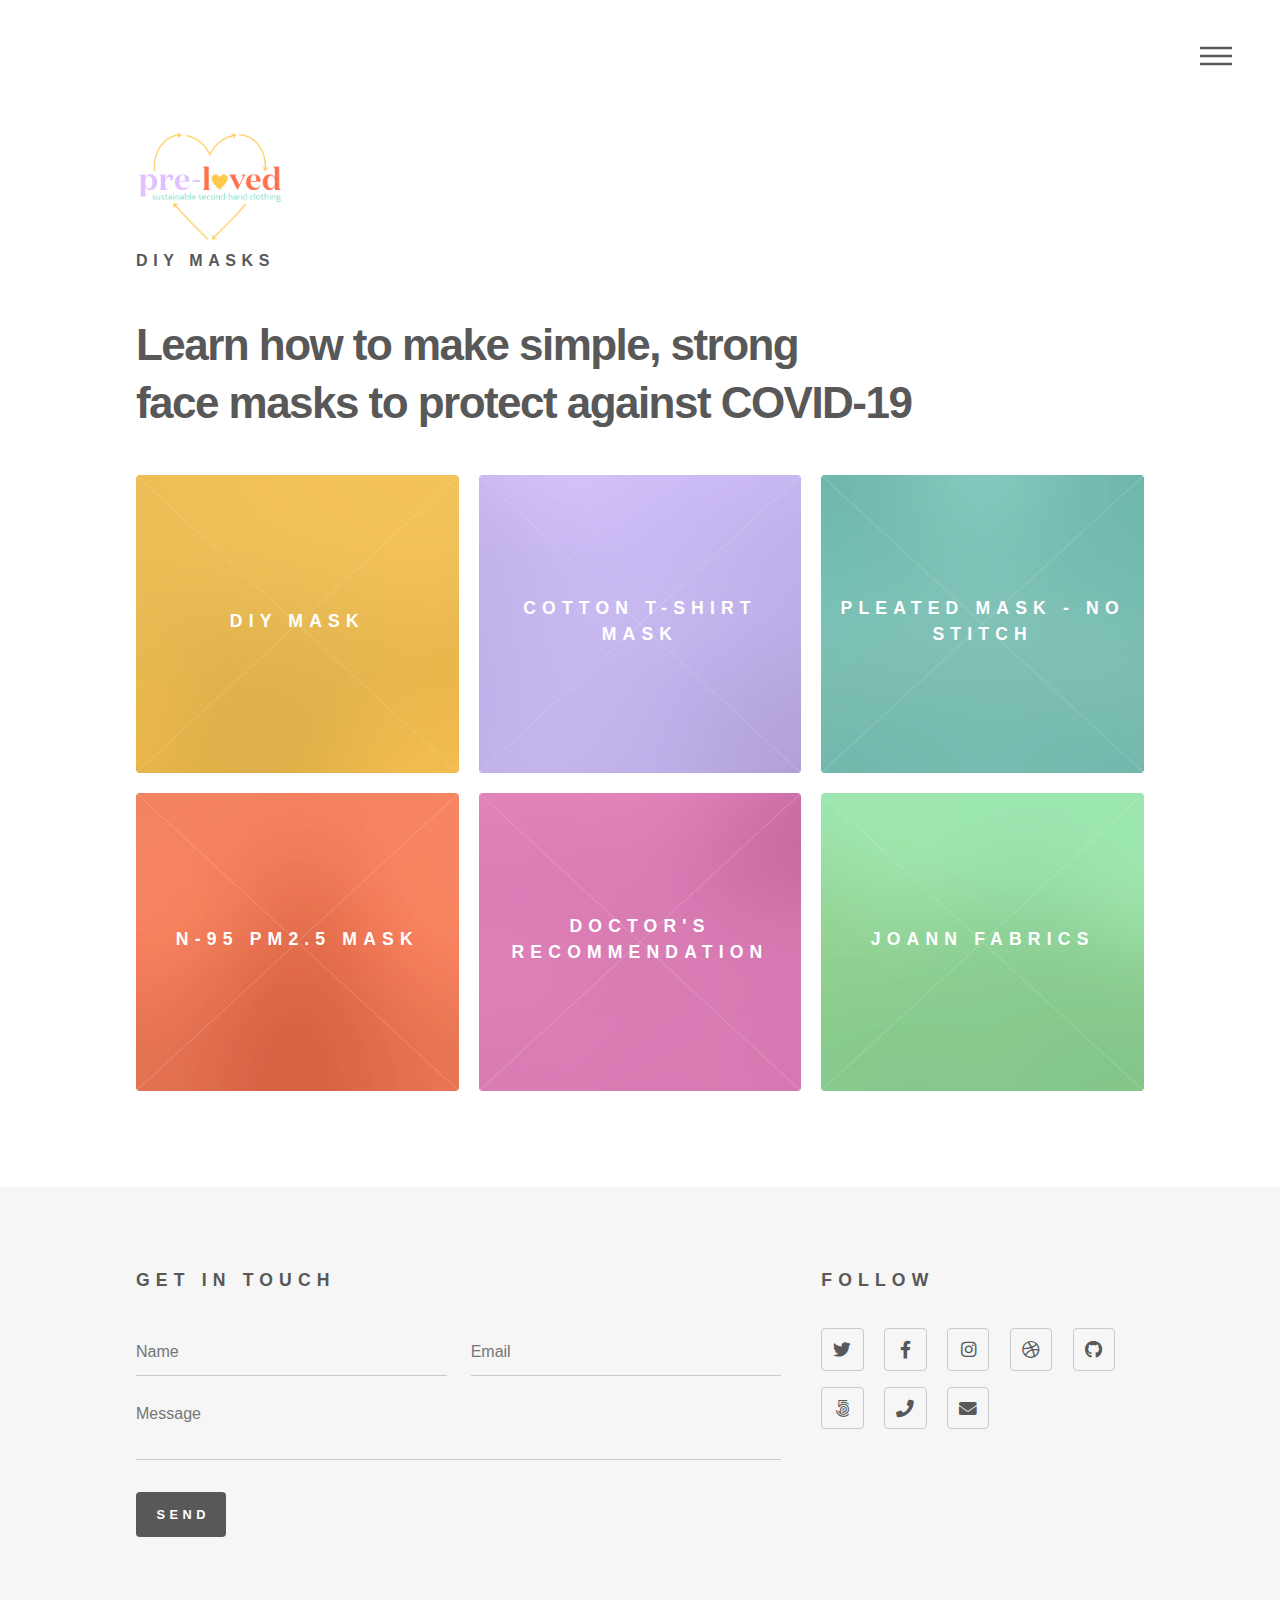
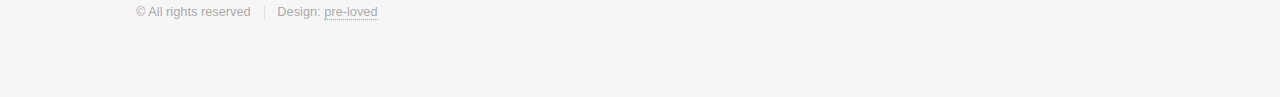
<file: index.html>
<!DOCTYPE HTML>
<!--
	Phantom by HTML5 UP
	html5up.net | @ajlkn
	Free for personal and commercial use under the CCA 3.0 license (html5up.net/license)
-->
<html>
	<head>
		<title>pre-loved joins the fight</title>
		<meta charset="utf-8" />
		<meta name="viewport" content="width=device-width, initial-scale=1, user-scalable=no" />
		<link rel="stylesheet" href="assets/css/main.css" />
		<noscript><link rel="stylesheet" href="assets/css/noscript.css" /></noscript>
		<link rel="shortcut icon" href="img/favicon.png" />
	</head>
	<body class="is-preload">
		<!-- Wrapper -->
			<div id="wrapper">

				<!-- Header -->
					<header id="header">
						<div class="inner">

							<!-- Logo -->
								<a href="index.html" class="logo">
									<span class="symbol"><img src="img/pre-loved_logo.png" alt="" /></span><span class="title">DIY Masks</span>
								</a>

							<!-- Nav -->
								<nav>
									<ul>
										<li><a href="#menu">Menu</a></li>
									</ul>
								</nav>

						</div>
					</header>

				<!-- Menu -->
					<nav id="menu">
						<h2>Menu</h2>
						<ul>
							<li><a href="index.html">Home</a></li>
							<li><a href="https://www.nytimes.com/article/how-to-make-face-mask-coronavirus.html">DIY Mask</a></li>
							<li><a href="https://youtu.be/pJaVBt8q6g8">Cotton T-shirt Mask</a></li>
							<li><a href="https://youtu.be/EAj12GKuAEk">Pleated Mask - No Stitch</a></li>
							<li><a href="https://youtu.be/N8WSpnVSsRg">N-95 PM2.5 Mask</a></li>
							<li><a href="https://youtu.be/W6d3twpHwis">Doctor's Recommendation</a></li>
							<li><a href="https://youtu.be/VgHrnS6n4iA">JOANN Fabrics</a></li>
						</ul>
					</nav>

				<!-- Main -->
					<div id="main">
						<div class="inner">
							<header>
								<h1>Learn how to make simple, strong<br />
								face masks to protect against COVID-19 
									</header>
							<section class="tiles">
								<article class="style1">
									<span class="image">
										<img src="images/pic01.jpg" alt="" />
									</span>
									<a href="https://www.nytimes.com/article/how-to-make-face-mask-coronavirus.html">
										<h2>DIY Mask</h2>
										<div class="content">
											<p>Help Front-line medical professionals.</p>
										</div>
									</a>
								</article>
								<article class="style2">
									<span class="image">
										<img src="images/pic02.jpg" alt="" />
									</span>
									<a href="https://youtu.be/pJaVBt8q6g8">
										<h2>Cotton T-shirt Mask</h2>
										<div class="content">
											<p>Perfect use for old t-shirts.</p>
										</div>
									</a>
								</article>
								<article class="style3">
									<span class="image">
										<img src="images/pic03.jpg" alt="" />
									</span>
									<a href="https://youtu.be/EAj12GKuAEk">
										<h2>Pleated Mask - No Stitch</h2>
										<div class="content">
											<p>Here is a quick and easy tutorial.</p>
										</div>
									</a>
								</article>
								<article class="style4">
									<span class="image">
										<img src="images/pic04.jpg" alt="" />
									</span>
									<a href="https://youtu.be/N8WSpnVSsRg">
										<h2>N-95 PM2.5 Mask</h2>
										<div class="content">
											<p>Support local hospitals by restocking PPE.</p>
										</div>
									</a>
								</article>
								<article class="style5">
									<span class="image">
										<img src="images/pic05.jpg" alt="" />
									</span>
									<a href="https://youtu.be/W6d3twpHwis">
										<h2>Doctor's Recommendation</h2>
										<div class="content">
											<p>Straight outta the hospital.</p>
										</div>
									</a>
								</article>
								<article class="style6">
									<span class="image">
										<img src="images/pic06.jpg" alt="" />
									</span>
									<a href="https://youtu.be/VgHrnS6n4iA">
										<h2>JOANN Fabrics</h2>
										<div class="content">
											<p>How to do it right.</p>
										</div>
									</a>
								</article>
							</section>
						</div>
					</div>

				<!-- Footer -->
					<footer id="footer">
						<div class="inner">
							<section>
								<h2>Get in touch</h2>
								<form method="post" action="#">
									<div class="fields">
										<div class="field half">
											<input type="text" name="name" id="name" placeholder="Name" />
										</div>
										<div class="field half">
											<input type="email" name="email" id="email" placeholder="Email" />
										</div>
										<div class="field">
											<textarea name="message" id="message" placeholder="Message"></textarea>
										</div>
									</div>
									<ul class="actions">
										<li><input type="submit" value="Send" class="primary" /></li>
									</ul>
								</form>
							</section>
							<section>
								<h2>Follow</h2>
								<ul class="icons">
									<li><a href="#" class="icon brands style2 fa-twitter"><span class="label">Twitter</span></a></li>
									<li><a href="#" class="icon brands style2 fa-facebook-f"><span class="label">Facebook</span></a></li>
									<li><a href="#" class="icon brands style2 fa-instagram"><span class="label">Instagram</span></a></li>
									<li><a href="#" class="icon brands style2 fa-dribbble"><span class="label">Dribbble</span></a></li>
									<li><a href="#" class="icon brands style2 fa-github"><span class="label">GitHub</span></a></li>
									<li><a href="#" class="icon brands style2 fa-500px"><span class="label">500px</span></a></li>
									<li><a href="#" class="icon solid style2 fa-phone"><span class="label">Phone</span></a></li>
									<li><a href="#" class="icon solid style2 fa-envelope"><span class="label">Email</span></a></li>
								</ul>
							</section>
							<ul class="copyright">
								<li>&copy; All rights reserved</li><li>Design: <a href="https://pre-love.sharetribe.com/">pre-loved</a></li>
							</ul>
						</div>
					</footer>

			</div>

		<!-- Scripts -->
			<script src="assets/js/jquery.min.js"></script>
			<script src="assets/js/browser.min.js"></script>
			<script src="assets/js/breakpoints.min.js"></script>
			<script src="assets/js/util.js"></script>
			<script src="assets/js/main.js"></script>

	</body>
</html>
</file>
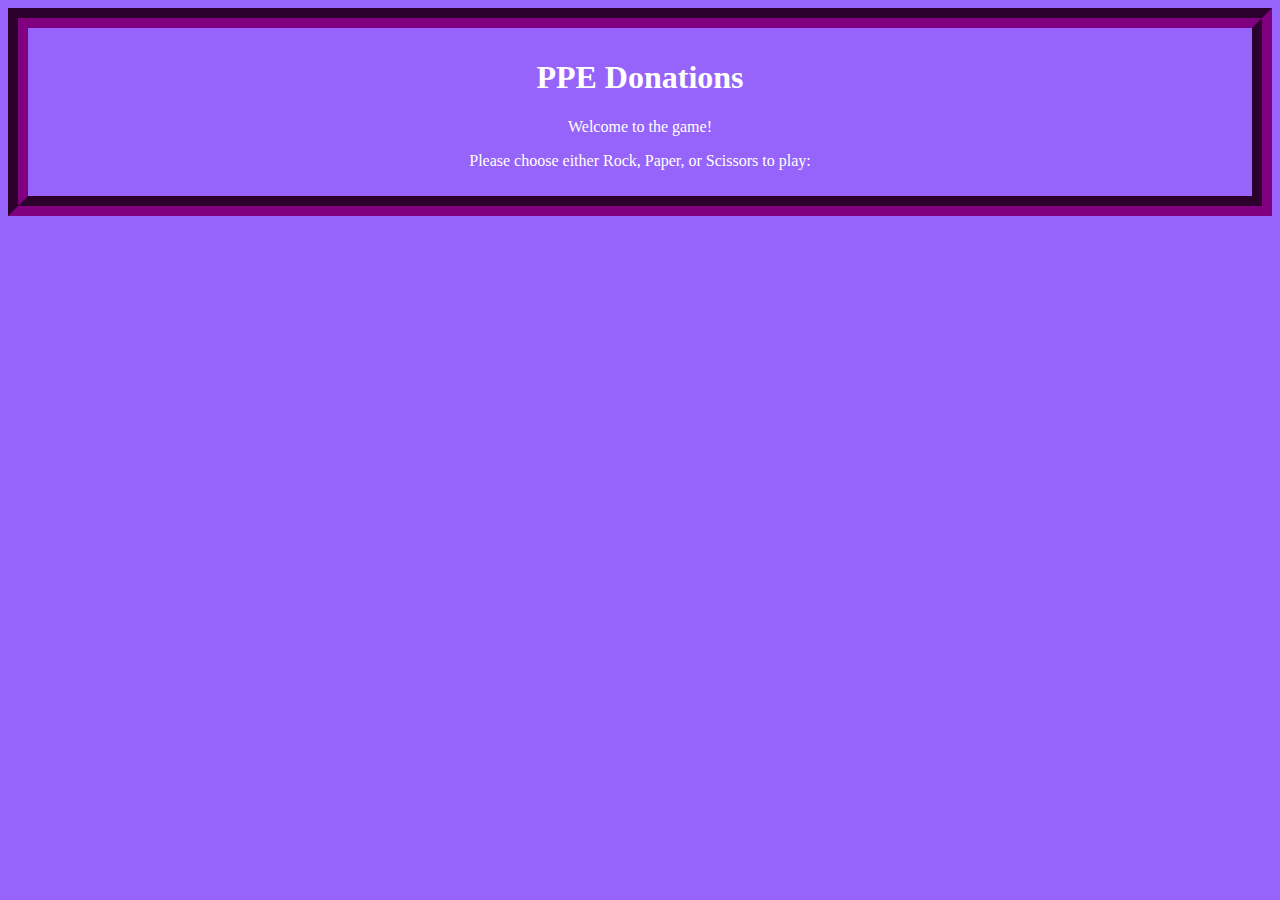
<file: corona.html>
<!DOCTYPE html>
<html>
<head>
	<title>Support Coronavirus Relief Efforts</title>
	<style type="text/css">
		body {
			padding: 10px 0;
			border: 20px solid purple;
			border-style: groove;
			text-align: center;
			background-color: rgb(150, 100, 250);
			font-family:'Monotype Corsiva','Apple Chancery','ITC Zapf Chancery','URW Chancery L',cursive;
			color: white;
		}
		p{
			font-family: "Lucinda Sans Unicode", "Lucinda Grande", sans serif;
			color: white;
		}
	</style>
	
	<script>
	
	</script>
</head>
	<body>
		<h1>PPE Donations</h1>
		<p> Welcome to the game!</p>
		<p>Please choose either Rock, Paper, or Scissors to play:</p>

	</body>
</html>
</file>
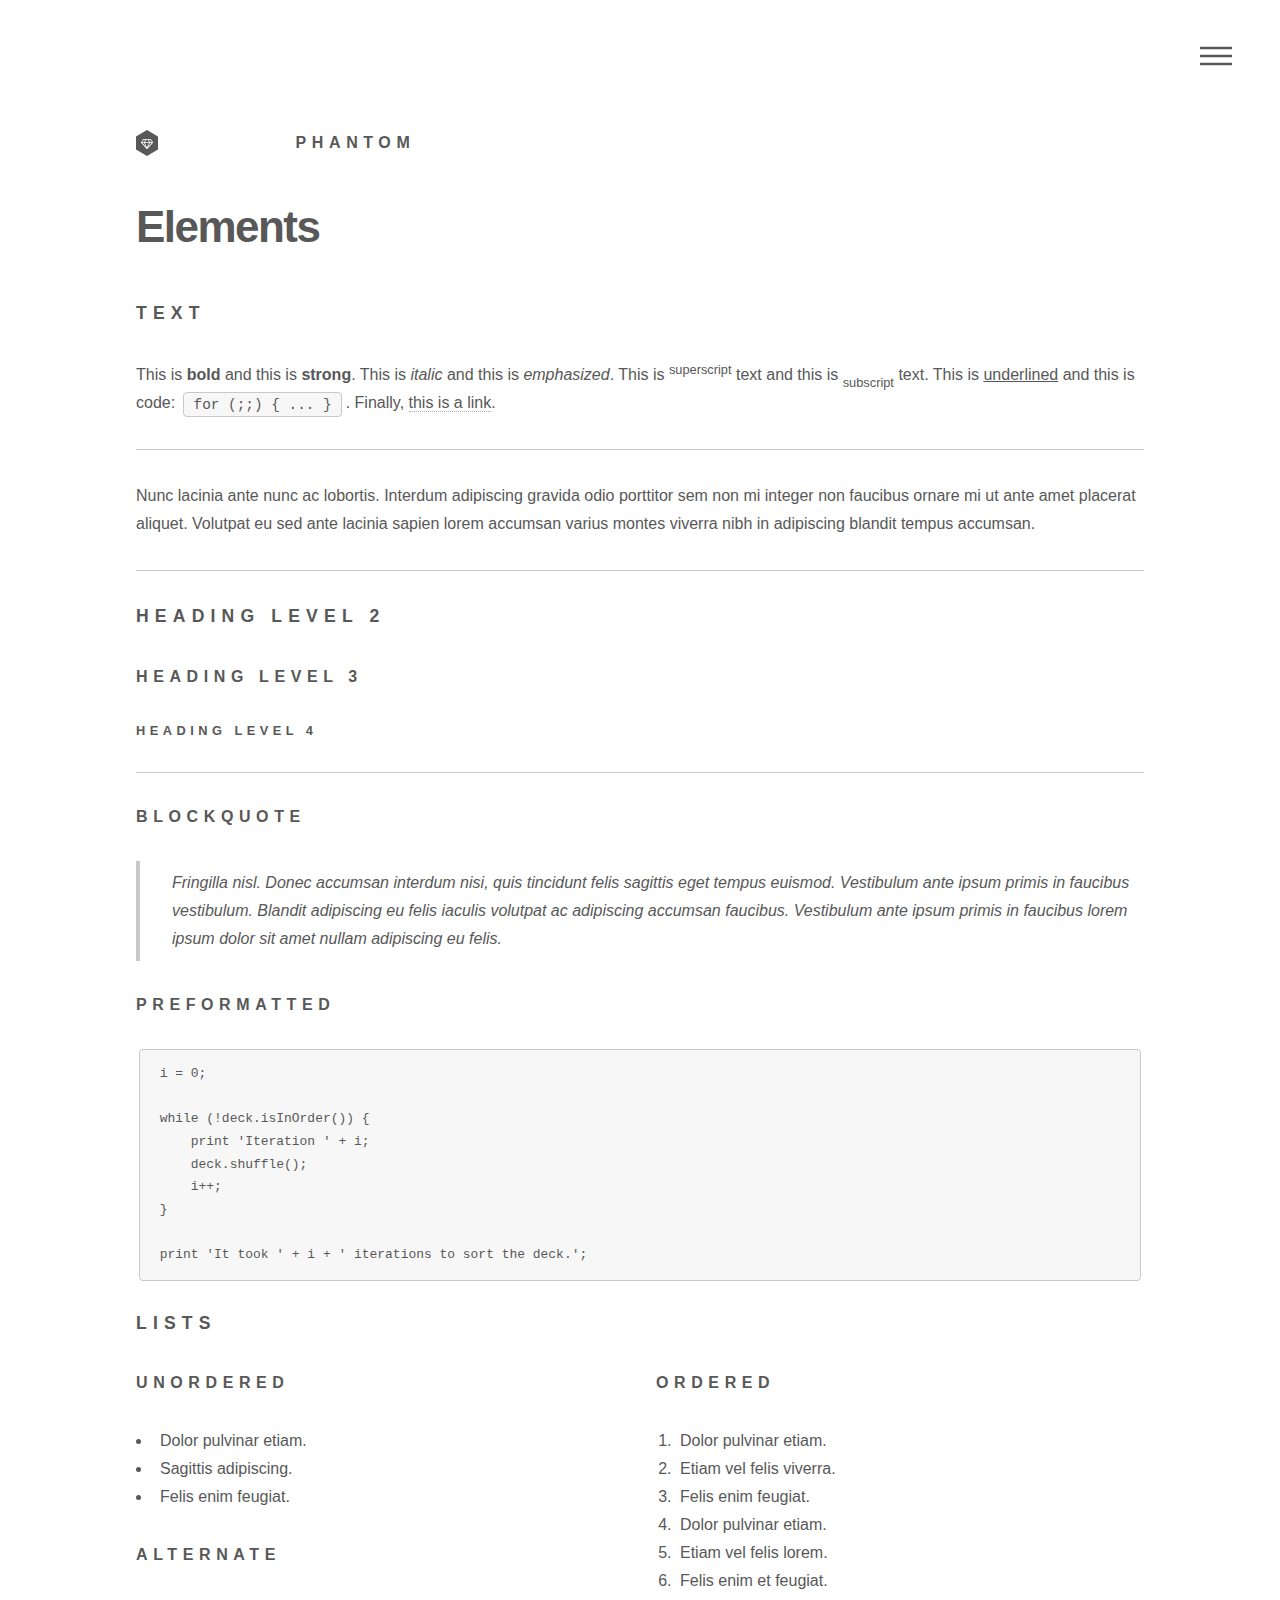
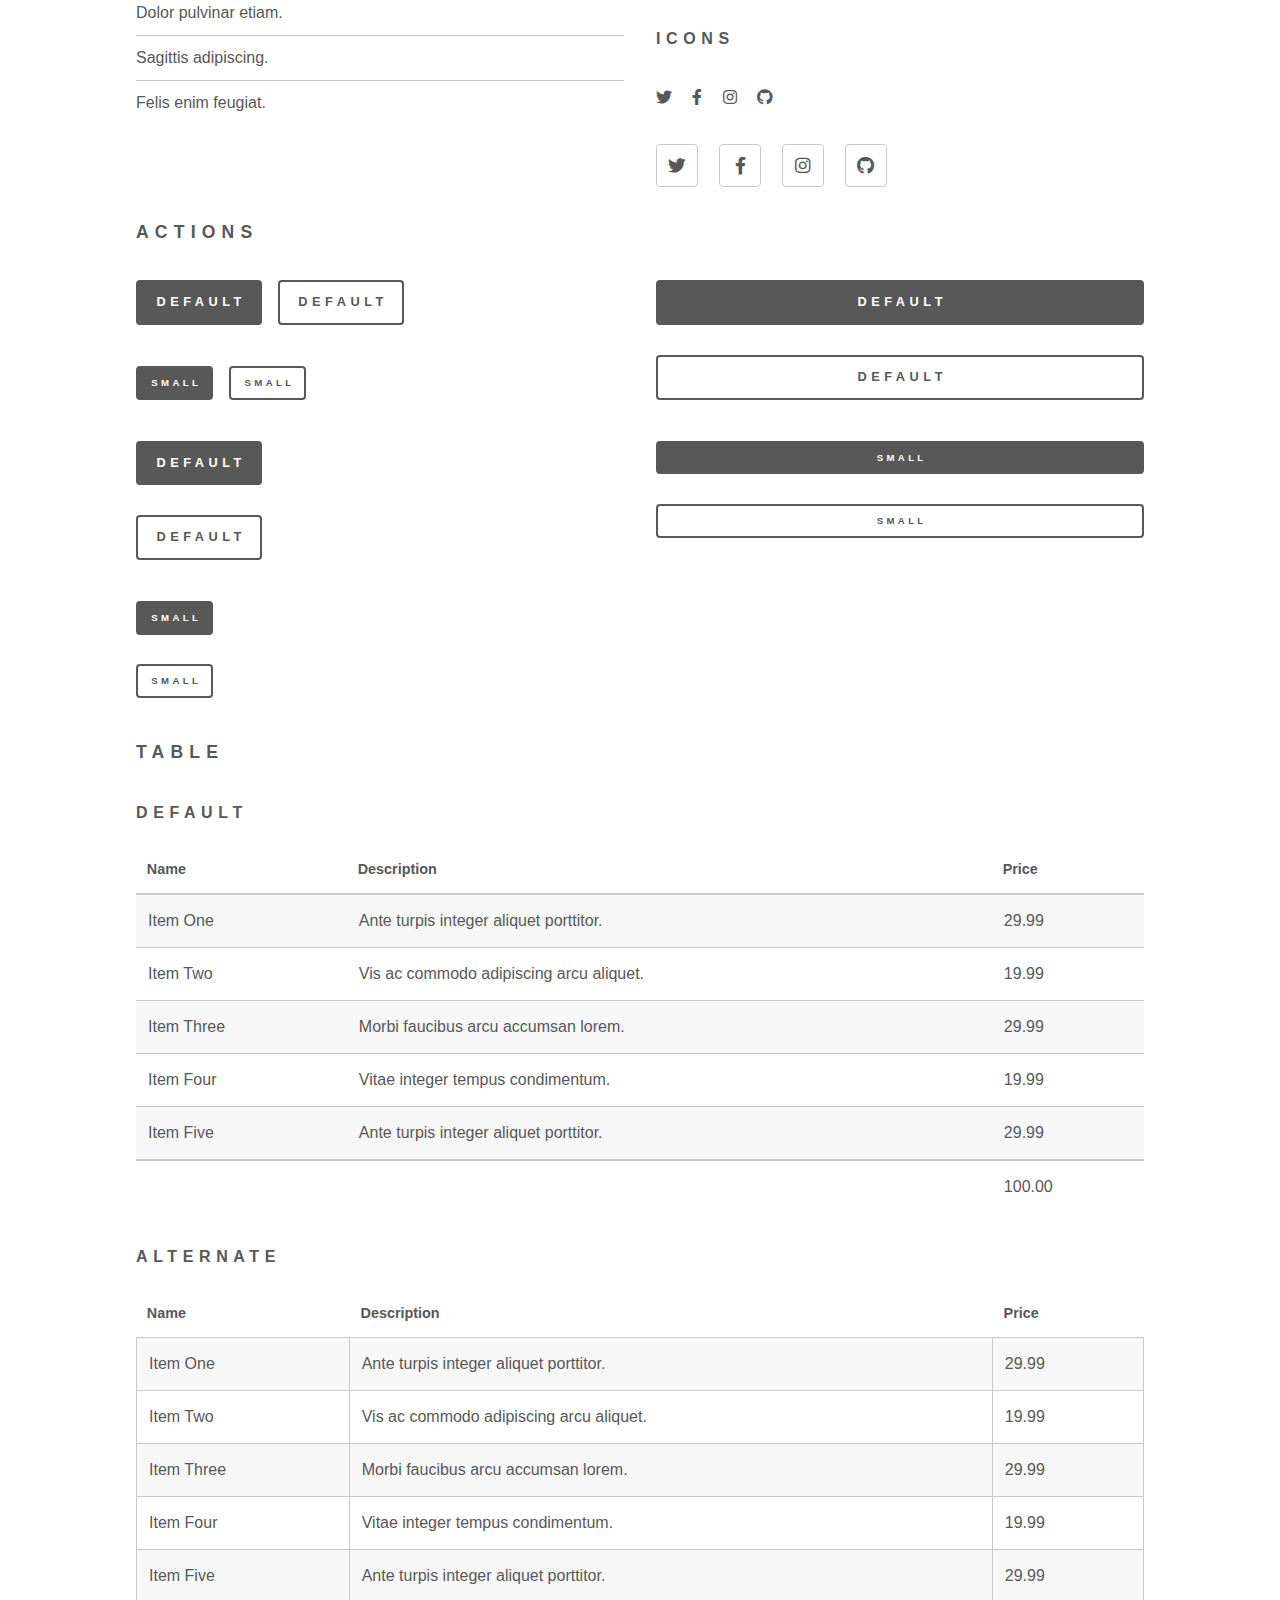
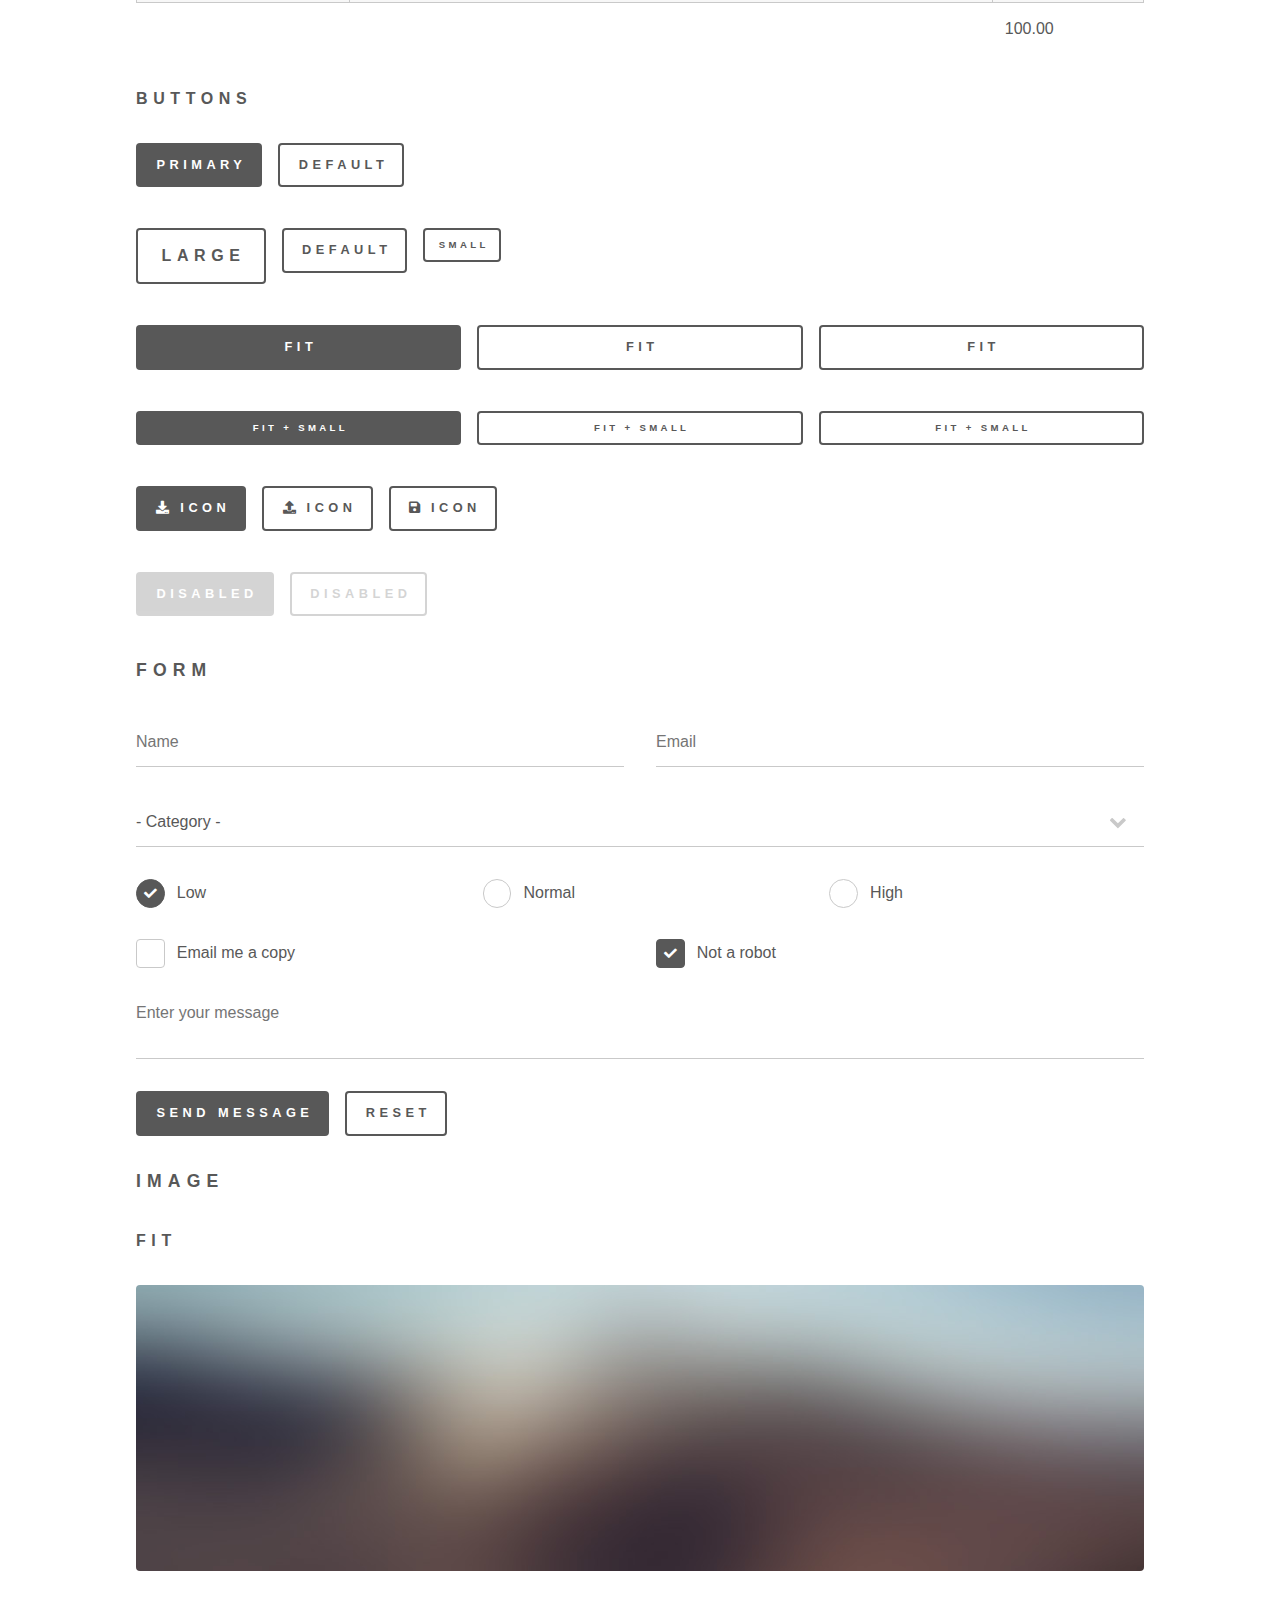
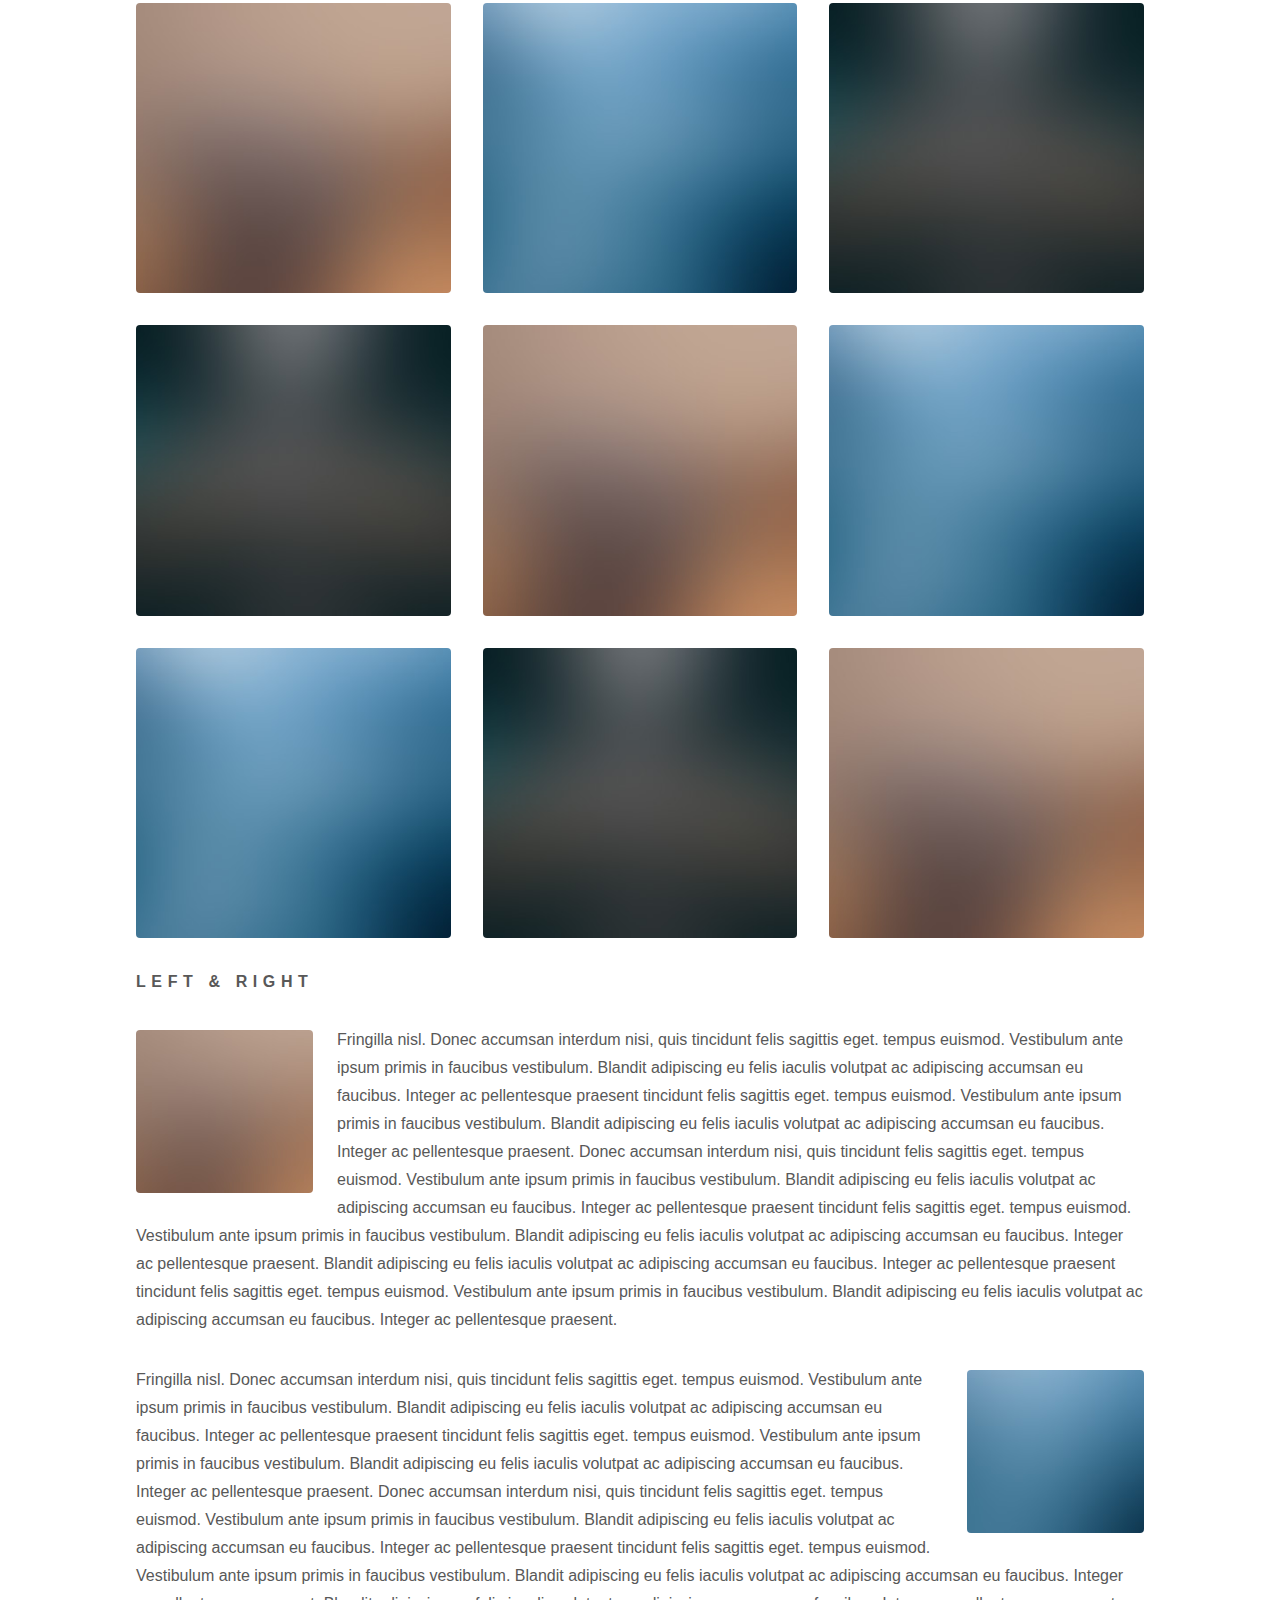
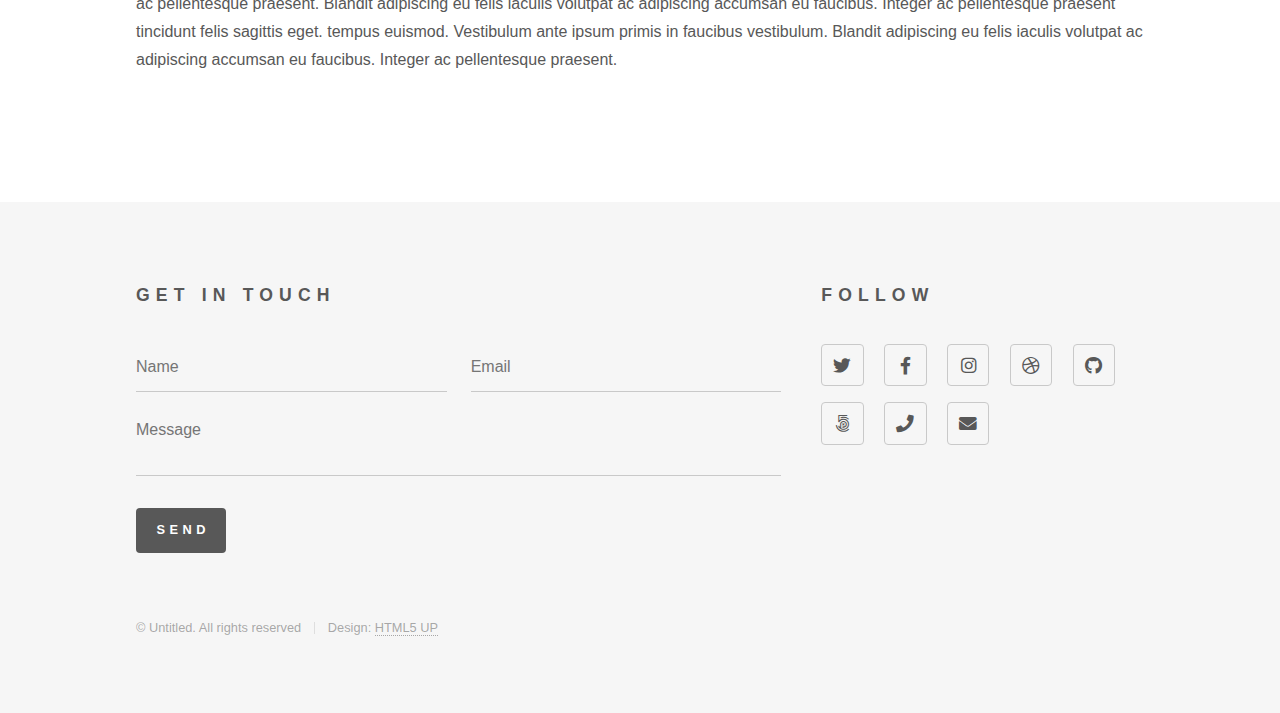
<file: elements.html>
<!DOCTYPE HTML>
<!--
	Phantom by HTML5 UP
	html5up.net | @ajlkn
	Free for personal and commercial use under the CCA 3.0 license (html5up.net/license)
-->
<html>
	<head>
		<title>Elements - Phantom by HTML5 UP</title>
		<meta charset="utf-8" />
		<meta name="viewport" content="width=device-width, initial-scale=1, user-scalable=no" />
		<link rel="stylesheet" href="assets/css/main.css" />
		<noscript><link rel="stylesheet" href="assets/css/noscript.css" /></noscript>
	</head>
	<body class="is-preload">
		<!-- Wrapper -->
			<div id="wrapper">

				<!-- Header -->
					<header id="header">
						<div class="inner">

							<!-- Logo -->
								<a href="index.html" class="logo">
									<span class="symbol"><img src="images/logo.svg" alt="" /></span><span class="title">Phantom</span>
								</a>

							<!-- Nav -->
								<nav>
									<ul>
										<li><a href="#menu">Menu</a></li>
									</ul>
								</nav>

						</div>
					</header>

				<!-- Menu -->
					<nav id="menu">
						<h2>Menu</h2>
						<ul>
							<li><a href="index.html">Home</a></li>
							<li><a href="generic.html">Ipsum veroeros</a></li>
							<li><a href="generic.html">Tempus etiam</a></li>
							<li><a href="generic.html">Consequat dolor</a></li>
							<li><a href="elements.html">Elements</a></li>
						</ul>
					</nav>

				<!-- Main -->
					<div id="main">
						<div class="inner">
							<h1>Elements</h1>

							<!-- Text -->
								<section>
									<h2>Text</h2>
									<p>This is <b>bold</b> and this is <strong>strong</strong>. This is <i>italic</i> and this is <em>emphasized</em>.
									This is <sup>superscript</sup> text and this is <sub>subscript</sub> text.
									This is <u>underlined</u> and this is code: <code>for (;;) { ... }</code>. Finally, <a href="#">this is a link</a>.</p>
									<hr />
									<p>Nunc lacinia ante nunc ac lobortis. Interdum adipiscing gravida odio porttitor sem non mi integer non faucibus ornare mi ut ante amet placerat aliquet. Volutpat eu sed ante lacinia sapien lorem accumsan varius montes viverra nibh in adipiscing blandit tempus accumsan.</p>
									<hr />
									<h2>Heading Level 2</h2>
									<h3>Heading Level 3</h3>
									<h4>Heading Level 4</h4>
									<hr />
									<h3>Blockquote</h3>
									<blockquote>Fringilla nisl. Donec accumsan interdum nisi, quis tincidunt felis sagittis eget tempus euismod. Vestibulum ante ipsum primis in faucibus vestibulum. Blandit adipiscing eu felis iaculis volutpat ac adipiscing accumsan faucibus. Vestibulum ante ipsum primis in faucibus lorem ipsum dolor sit amet nullam adipiscing eu felis.</blockquote>
									<h3>Preformatted</h3>
									<pre><code>i = 0;

while (!deck.isInOrder()) {
    print 'Iteration ' + i;
    deck.shuffle();
    i++;
}

print 'It took ' + i + ' iterations to sort the deck.';</code></pre>
								</section>

							<!-- Lists -->
								<section>
									<h2>Lists</h2>
									<div class="row">
										<div class="col-6 col-12-medium">
											<h3>Unordered</h3>
											<ul>
												<li>Dolor pulvinar etiam.</li>
												<li>Sagittis adipiscing.</li>
												<li>Felis enim feugiat.</li>
											</ul>
											<h3>Alternate</h3>
											<ul class="alt">
												<li>Dolor pulvinar etiam.</li>
												<li>Sagittis adipiscing.</li>
												<li>Felis enim feugiat.</li>
											</ul>
										</div>
										<div class="col-6 col-12-medium">
											<h3>Ordered</h3>
											<ol>
												<li>Dolor pulvinar etiam.</li>
												<li>Etiam vel felis viverra.</li>
												<li>Felis enim feugiat.</li>
												<li>Dolor pulvinar etiam.</li>
												<li>Etiam vel felis lorem.</li>
												<li>Felis enim et feugiat.</li>
											</ol>
											<h3>Icons</h3>
											<ul class="icons">
												<li><a href="#" class="icon brands style1 fa-twitter"><span class="label">Twitter</span></a></li>
												<li><a href="#" class="icon brands style1 fa-facebook-f"><span class="label">Facebook</span></a></li>
												<li><a href="#" class="icon brands style1 fa-instagram"><span class="label">Instagram</span></a></li>
												<li><a href="#" class="icon brands style1 fa-github"><span class="label">Github</span></a></li>
											</ul>
											<ul class="icons">
												<li><a href="#" class="icon brands style2 fa-twitter"><span class="label">Twitter</span></a></li>
												<li><a href="#" class="icon brands style2 fa-facebook-f"><span class="label">Facebook</span></a></li>
												<li><a href="#" class="icon brands style2 fa-instagram"><span class="label">Instagram</span></a></li>
												<li><a href="#" class="icon brands style2 fa-github"><span class="label">Github</span></a></li>
											</ul>
										</div>
									</div>
									<h2>Actions</h2>
									<div class="row">
										<div class="col-6 col-12-medium">
											<ul class="actions">
												<li><a href="#" class="button primary">Default</a></li>
												<li><a href="#" class="button">Default</a></li>
											</ul>
											<ul class="actions small">
												<li><a href="#" class="button primary small">Small</a></li>
												<li><a href="#" class="button small">Small</a></li>
											</ul>
											<ul class="actions stacked">
												<li><a href="#" class="button primary">Default</a></li>
												<li><a href="#" class="button">Default</a></li>
											</ul>
											<ul class="actions stacked">
												<li><a href="#" class="button primary small">Small</a></li>
												<li><a href="#" class="button small">Small</a></li>
											</ul>
										</div>
										<div class="col-6 col-12-medium">
											<ul class="actions stacked">
												<li><a href="#" class="button primary fit">Default</a></li>
												<li><a href="#" class="button fit">Default</a></li>
											</ul>
											<ul class="actions stacked">
												<li><a href="#" class="button primary small fit">Small</a></li>
												<li><a href="#" class="button small fit">Small</a></li>
											</ul>
										</div>
									</div>
								</section>

							<!-- Table -->
								<section>
									<h2>Table</h2>
									<h3>Default</h3>
									<div class="table-wrapper">
										<table>
											<thead>
												<tr>
													<th>Name</th>
													<th>Description</th>
													<th>Price</th>
												</tr>
											</thead>
											<tbody>
												<tr>
													<td>Item One</td>
													<td>Ante turpis integer aliquet porttitor.</td>
													<td>29.99</td>
												</tr>
												<tr>
													<td>Item Two</td>
													<td>Vis ac commodo adipiscing arcu aliquet.</td>
													<td>19.99</td>
												</tr>
												<tr>
													<td>Item Three</td>
													<td> Morbi faucibus arcu accumsan lorem.</td>
													<td>29.99</td>
												</tr>
												<tr>
													<td>Item Four</td>
													<td>Vitae integer tempus condimentum.</td>
													<td>19.99</td>
												</tr>
												<tr>
													<td>Item Five</td>
													<td>Ante turpis integer aliquet porttitor.</td>
													<td>29.99</td>
												</tr>
											</tbody>
											<tfoot>
												<tr>
													<td colspan="2"></td>
													<td>100.00</td>
												</tr>
											</tfoot>
										</table>
									</div>

									<h3>Alternate</h3>
									<div class="table-wrapper">
										<table class="alt">
											<thead>
												<tr>
													<th>Name</th>
													<th>Description</th>
													<th>Price</th>
												</tr>
											</thead>
											<tbody>
												<tr>
													<td>Item One</td>
													<td>Ante turpis integer aliquet porttitor.</td>
													<td>29.99</td>
												</tr>
												<tr>
													<td>Item Two</td>
													<td>Vis ac commodo adipiscing arcu aliquet.</td>
													<td>19.99</td>
												</tr>
												<tr>
													<td>Item Three</td>
													<td> Morbi faucibus arcu accumsan lorem.</td>
													<td>29.99</td>
												</tr>
												<tr>
													<td>Item Four</td>
													<td>Vitae integer tempus condimentum.</td>
													<td>19.99</td>
												</tr>
												<tr>
													<td>Item Five</td>
													<td>Ante turpis integer aliquet porttitor.</td>
													<td>29.99</td>
												</tr>
											</tbody>
											<tfoot>
												<tr>
													<td colspan="2"></td>
													<td>100.00</td>
												</tr>
											</tfoot>
										</table>
									</div>
								</section>

							<!-- Buttons -->
								<section>
									<h3>Buttons</h3>
									<ul class="actions">
										<li><a href="#" class="button primary">Primary</a></li>
										<li><a href="#" class="button">Default</a></li>
									</ul>
									<ul class="actions">
										<li><a href="#" class="button large">Large</a></li>
										<li><a href="#" class="button">Default</a></li>
										<li><a href="#" class="button small">Small</a></li>
									</ul>
									<ul class="actions fit">
										<li><a href="#" class="button primary fit">Fit</a></li>
										<li><a href="#" class="button fit">Fit</a></li>
										<li><a href="#" class="button fit">Fit</a></li>
									</ul>
									<ul class="actions fit small">
										<li><a href="#" class="button primary fit small">Fit + Small</a></li>
										<li><a href="#" class="button fit small">Fit + Small</a></li>
										<li><a href="#" class="button fit small">Fit + Small</a></li>
									</ul>
									<ul class="actions">
										<li><a href="#" class="button primary icon solid fa-download">Icon</a></li>
										<li><a href="#" class="button icon solid fa-upload">Icon</a></li>
										<li><a href="#" class="button icon solid fa-save">Icon</a></li>
									</ul>
									<ul class="actions">
										<li><span class="button primary disabled">Disabled</span></li>
										<li><span class="button disabled">Disabled</span></li>
									</ul>
								</section>

							<!-- Form -->
								<section>
									<h2>Form</h2>
									<form method="post" action="#">
										<div class="row gtr-uniform">
											<div class="col-6 col-12-xsmall">
												<input type="text" name="demo-name" id="demo-name" value="" placeholder="Name" />
											</div>
											<div class="col-6 col-12-xsmall">
												<input type="email" name="demo-email" id="demo-email" value="" placeholder="Email" />
											</div>
											<div class="col-12">
												<select name="demo-category" id="demo-category">
													<option value="">- Category -</option>
													<option value="1">Manufacturing</option>
													<option value="1">Shipping</option>
													<option value="1">Administration</option>
													<option value="1">Human Resources</option>
												</select>
											</div>
											<div class="col-4 col-12-small">
												<input type="radio" id="demo-priority-low" name="demo-priority" checked>
												<label for="demo-priority-low">Low</label>
											</div>
											<div class="col-4 col-12-small">
												<input type="radio" id="demo-priority-normal" name="demo-priority">
												<label for="demo-priority-normal">Normal</label>
											</div>
											<div class="col-4 col-12-small">
												<input type="radio" id="demo-priority-high" name="demo-priority">
												<label for="demo-priority-high">High</label>
											</div>
											<div class="col-6 col-12-small">
												<input type="checkbox" id="demo-copy" name="demo-copy">
												<label for="demo-copy">Email me a copy</label>
											</div>
											<div class="col-6 col-12-small">
												<input type="checkbox" id="demo-human" name="demo-human" checked>
												<label for="demo-human">Not a robot</label>
											</div>
											<div class="col-12">
												<textarea name="demo-message" id="demo-message" placeholder="Enter your message" rows="6"></textarea>
											</div>
											<div class="col-12">
												<ul class="actions">
													<li><input type="submit" value="Send Message" class="primary" /></li>
													<li><input type="reset" value="Reset" /></li>
												</ul>
											</div>
										</div>
									</form>
								</section>

							<!-- Image -->
								<section>
									<h2>Image</h2>
									<h3>Fit</h3>
									<div class="box alt">
										<div class="row gtr-uniform">
											<div class="col-12"><span class="image fit"><img src="images/pic13.jpg" alt="" /></span></div>
											<div class="col-4"><span class="image fit"><img src="images/pic01.jpg" alt="" /></span></div>
											<div class="col-4"><span class="image fit"><img src="images/pic02.jpg" alt="" /></span></div>
											<div class="col-4"><span class="image fit"><img src="images/pic03.jpg" alt="" /></span></div>
											<div class="col-4"><span class="image fit"><img src="images/pic03.jpg" alt="" /></span></div>
											<div class="col-4"><span class="image fit"><img src="images/pic01.jpg" alt="" /></span></div>
											<div class="col-4"><span class="image fit"><img src="images/pic02.jpg" alt="" /></span></div>
											<div class="col-4"><span class="image fit"><img src="images/pic02.jpg" alt="" /></span></div>
											<div class="col-4"><span class="image fit"><img src="images/pic03.jpg" alt="" /></span></div>
											<div class="col-4"><span class="image fit"><img src="images/pic01.jpg" alt="" /></span></div>
										</div>
									</div>
									<h3>Left &amp; Right</h3>
									<p><span class="image left"><img src="images/pic14.jpg" alt="" /></span>Fringilla nisl. Donec accumsan interdum nisi, quis tincidunt felis sagittis eget. tempus euismod. Vestibulum ante ipsum primis in faucibus vestibulum. Blandit adipiscing eu felis iaculis volutpat ac adipiscing accumsan eu faucibus. Integer ac pellentesque praesent tincidunt felis sagittis eget. tempus euismod. Vestibulum ante ipsum primis in faucibus vestibulum. Blandit adipiscing eu felis iaculis volutpat ac adipiscing accumsan eu faucibus. Integer ac pellentesque praesent. Donec accumsan interdum nisi, quis tincidunt felis sagittis eget. tempus euismod. Vestibulum ante ipsum primis in faucibus vestibulum. Blandit adipiscing eu felis iaculis volutpat ac adipiscing accumsan eu faucibus. Integer ac pellentesque praesent tincidunt felis sagittis eget. tempus euismod. Vestibulum ante ipsum primis in faucibus vestibulum. Blandit adipiscing eu felis iaculis volutpat ac adipiscing accumsan eu faucibus. Integer ac pellentesque praesent. Blandit adipiscing eu felis iaculis volutpat ac adipiscing accumsan eu faucibus. Integer ac pellentesque praesent tincidunt felis sagittis eget. tempus euismod. Vestibulum ante ipsum primis in faucibus vestibulum. Blandit adipiscing eu felis iaculis volutpat ac adipiscing accumsan eu faucibus. Integer ac pellentesque praesent.</p>
									<p><span class="image right"><img src="images/pic15.jpg" alt="" /></span>Fringilla nisl. Donec accumsan interdum nisi, quis tincidunt felis sagittis eget. tempus euismod. Vestibulum ante ipsum primis in faucibus vestibulum. Blandit adipiscing eu felis iaculis volutpat ac adipiscing accumsan eu faucibus. Integer ac pellentesque praesent tincidunt felis sagittis eget. tempus euismod. Vestibulum ante ipsum primis in faucibus vestibulum. Blandit adipiscing eu felis iaculis volutpat ac adipiscing accumsan eu faucibus. Integer ac pellentesque praesent. Donec accumsan interdum nisi, quis tincidunt felis sagittis eget. tempus euismod. Vestibulum ante ipsum primis in faucibus vestibulum. Blandit adipiscing eu felis iaculis volutpat ac adipiscing accumsan eu faucibus. Integer ac pellentesque praesent tincidunt felis sagittis eget. tempus euismod. Vestibulum ante ipsum primis in faucibus vestibulum. Blandit adipiscing eu felis iaculis volutpat ac adipiscing accumsan eu faucibus. Integer ac pellentesque praesent. Blandit adipiscing eu felis iaculis volutpat ac adipiscing accumsan eu faucibus. Integer ac pellentesque praesent tincidunt felis sagittis eget. tempus euismod. Vestibulum ante ipsum primis in faucibus vestibulum. Blandit adipiscing eu felis iaculis volutpat ac adipiscing accumsan eu faucibus. Integer ac pellentesque praesent.</p>
								</section>

						</div>
					</div>

				<!-- Footer -->
					<footer id="footer">
						<div class="inner">
							<section>
								<h2>Get in touch</h2>
								<form method="post" action="#">
									<div class="fields">
										<div class="field half">
											<input type="text" name="name" id="name" placeholder="Name" />
										</div>
										<div class="field half">
											<input type="email" name="email" id="email" placeholder="Email" />
										</div>
										<div class="field">
											<textarea name="message" id="message" placeholder="Message"></textarea>
										</div>
									</div>
									<ul class="actions">
										<li><input type="submit" value="Send" class="primary" /></li>
									</ul>
								</form>
							</section>
							<section>
								<h2>Follow</h2>
								<ul class="icons">
									<li><a href="#" class="icon brands style2 fa-twitter"><span class="label">Twitter</span></a></li>
									<li><a href="#" class="icon brands style2 fa-facebook-f"><span class="label">Facebook</span></a></li>
									<li><a href="#" class="icon brands style2 fa-instagram"><span class="label">Instagram</span></a></li>
									<li><a href="#" class="icon brands style2 fa-dribbble"><span class="label">Dribbble</span></a></li>
									<li><a href="#" class="icon brands style2 fa-github"><span class="label">GitHub</span></a></li>
									<li><a href="#" class="icon brands style2 fa-500px"><span class="label">500px</span></a></li>
									<li><a href="#" class="icon solid style2 fa-phone"><span class="label">Phone</span></a></li>
									<li><a href="#" class="icon solid style2 fa-envelope"><span class="label">Email</span></a></li>
								</ul>
							</section>
							<ul class="copyright">
								<li>&copy; Untitled. All rights reserved</li><li>Design: <a href="http://html5up.net">HTML5 UP</a></li>
							</ul>
						</div>
					</footer>

			</div>

		<!-- Scripts -->
			<script src="assets/js/jquery.min.js"></script>
			<script src="assets/js/browser.min.js"></script>
			<script src="assets/js/breakpoints.min.js"></script>
			<script src="assets/js/util.js"></script>
			<script src="assets/js/main.js"></script>

	</body>
</html>
</file>
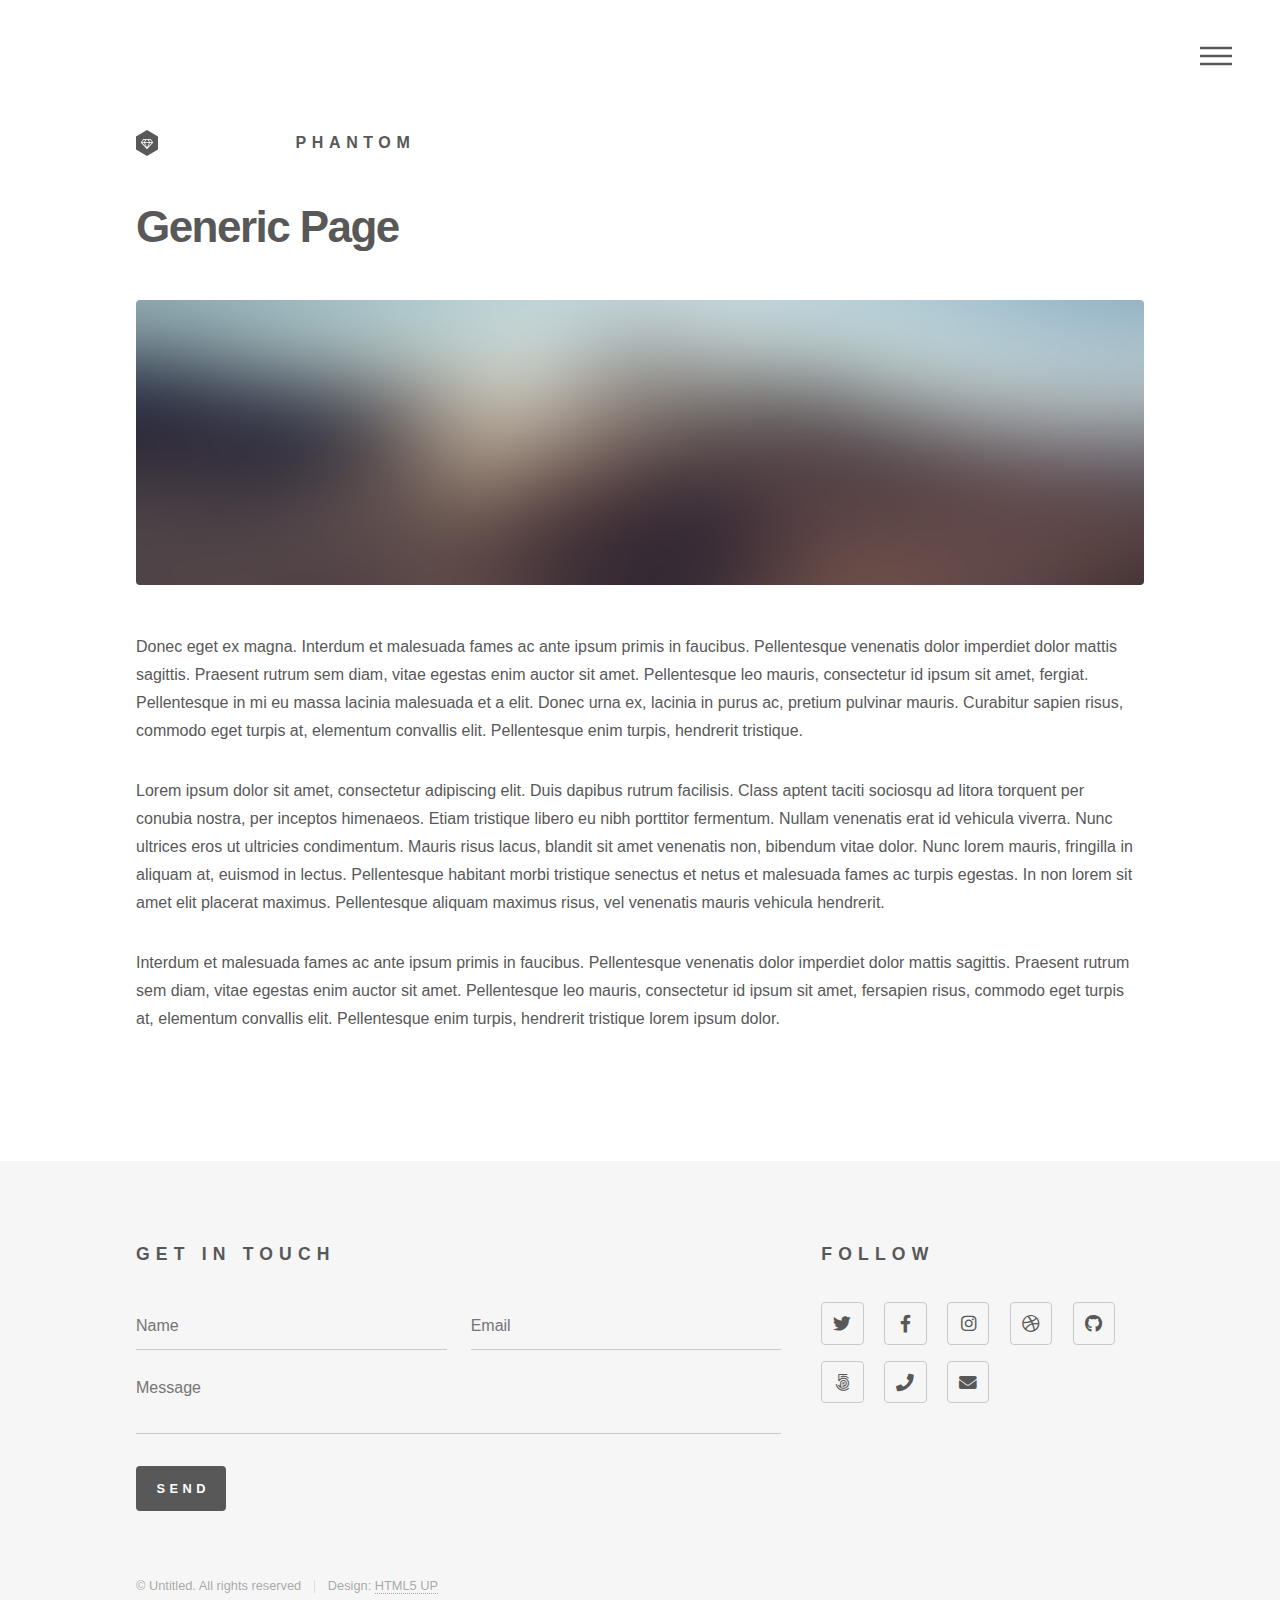
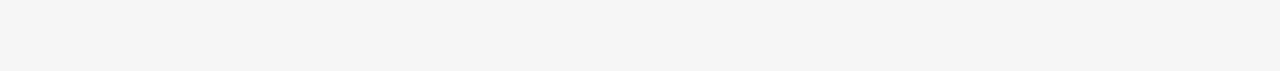
<file: generic.html>
<!DOCTYPE HTML>
<!--
	Phantom by HTML5 UP
	html5up.net | @ajlkn
	Free for personal and commercial use under the CCA 3.0 license (html5up.net/license)
-->
<html>
	<head>
		<title>Generic - Phantom by HTML5 UP</title>
		<meta charset="utf-8" />
		<meta name="viewport" content="width=device-width, initial-scale=1, user-scalable=no" />
		<link rel="stylesheet" href="assets/css/main.css" />
		<noscript><link rel="stylesheet" href="assets/css/noscript.css" /></noscript>
	</head>
	<body class="is-preload">
		<!-- Wrapper -->
			<div id="wrapper">

				<!-- Header -->
					<header id="header">
						<div class="inner">

							<!-- Logo -->
								<a href="index.html" class="logo">
									<span class="symbol"><img src="images/logo.svg" alt="" /></span><span class="title">Phantom</span>
								</a>

							<!-- Nav -->
								<nav>
									<ul>
										<li><a href="#menu">Menu</a></li>
									</ul>
								</nav>

						</div>
					</header>

				<!-- Menu -->
					<nav id="menu">
						<h2>Menu</h2>
						<ul>
							<li><a href="index.html">Home</a></li>
							<li><a href="generic.html">Ipsum veroeros</a></li>
							<li><a href="generic.html">Tempus etiam</a></li>
							<li><a href="generic.html">Consequat dolor</a></li>
							<li><a href="elements.html">Elements</a></li>
						</ul>
					</nav>

				<!-- Main -->
					<div id="main">
						<div class="inner">
							<h1>Generic Page</h1>
							<span class="image main"><img src="images/pic13.jpg" alt="" /></span>
							<p>Donec eget ex magna. Interdum et malesuada fames ac ante ipsum primis in faucibus. Pellentesque venenatis dolor imperdiet dolor mattis sagittis. Praesent rutrum sem diam, vitae egestas enim auctor sit amet. Pellentesque leo mauris, consectetur id ipsum sit amet, fergiat. Pellentesque in mi eu massa lacinia malesuada et a elit. Donec urna ex, lacinia in purus ac, pretium pulvinar mauris. Curabitur sapien risus, commodo eget turpis at, elementum convallis elit. Pellentesque enim turpis, hendrerit tristique.</p>
							<p>Lorem ipsum dolor sit amet, consectetur adipiscing elit. Duis dapibus rutrum facilisis. Class aptent taciti sociosqu ad litora torquent per conubia nostra, per inceptos himenaeos. Etiam tristique libero eu nibh porttitor fermentum. Nullam venenatis erat id vehicula viverra. Nunc ultrices eros ut ultricies condimentum. Mauris risus lacus, blandit sit amet venenatis non, bibendum vitae dolor. Nunc lorem mauris, fringilla in aliquam at, euismod in lectus. Pellentesque habitant morbi tristique senectus et netus et malesuada fames ac turpis egestas. In non lorem sit amet elit placerat maximus. Pellentesque aliquam maximus risus, vel venenatis mauris vehicula hendrerit.</p>
							<p>Interdum et malesuada fames ac ante ipsum primis in faucibus. Pellentesque venenatis dolor imperdiet dolor mattis sagittis. Praesent rutrum sem diam, vitae egestas enim auctor sit amet. Pellentesque leo mauris, consectetur id ipsum sit amet, fersapien risus, commodo eget turpis at, elementum convallis elit. Pellentesque enim turpis, hendrerit tristique lorem ipsum dolor.</p>
						</div>
					</div>

				<!-- Footer -->
					<footer id="footer">
						<div class="inner">
							<section>
								<h2>Get in touch</h2>
								<form method="post" action="#">
									<div class="fields">
										<div class="field half">
											<input type="text" name="name" id="name" placeholder="Name" />
										</div>
										<div class="field half">
											<input type="email" name="email" id="email" placeholder="Email" />
										</div>
										<div class="field">
											<textarea name="message" id="message" placeholder="Message"></textarea>
										</div>
									</div>
									<ul class="actions">
										<li><input type="submit" value="Send" class="primary" /></li>
									</ul>
								</form>
							</section>
							<section>
								<h2>Follow</h2>
								<ul class="icons">
									<li><a href="#" class="icon brands style2 fa-twitter"><span class="label">Twitter</span></a></li>
									<li><a href="#" class="icon brands style2 fa-facebook-f"><span class="label">Facebook</span></a></li>
									<li><a href="#" class="icon brands style2 fa-instagram"><span class="label">Instagram</span></a></li>
									<li><a href="#" class="icon brands style2 fa-dribbble"><span class="label">Dribbble</span></a></li>
									<li><a href="#" class="icon brands style2 fa-github"><span class="label">GitHub</span></a></li>
									<li><a href="#" class="icon brands style2 fa-500px"><span class="label">500px</span></a></li>
									<li><a href="#" class="icon solid style2 fa-phone"><span class="label">Phone</span></a></li>
									<li><a href="#" class="icon solid style2 fa-envelope"><span class="label">Email</span></a></li>
								</ul>
							</section>
							<ul class="copyright">
								<li>&copy; Untitled. All rights reserved</li><li>Design: <a href="http://html5up.net">HTML5 UP</a></li>
							</ul>
						</div>
					</footer>

			</div>

		<!-- Scripts -->
			<script src="assets/js/jquery.min.js"></script>
			<script src="assets/js/browser.min.js"></script>
			<script src="assets/js/breakpoints.min.js"></script>
			<script src="assets/js/util.js"></script>
			<script src="assets/js/main.js"></script>

	</body>
</html>
</file>
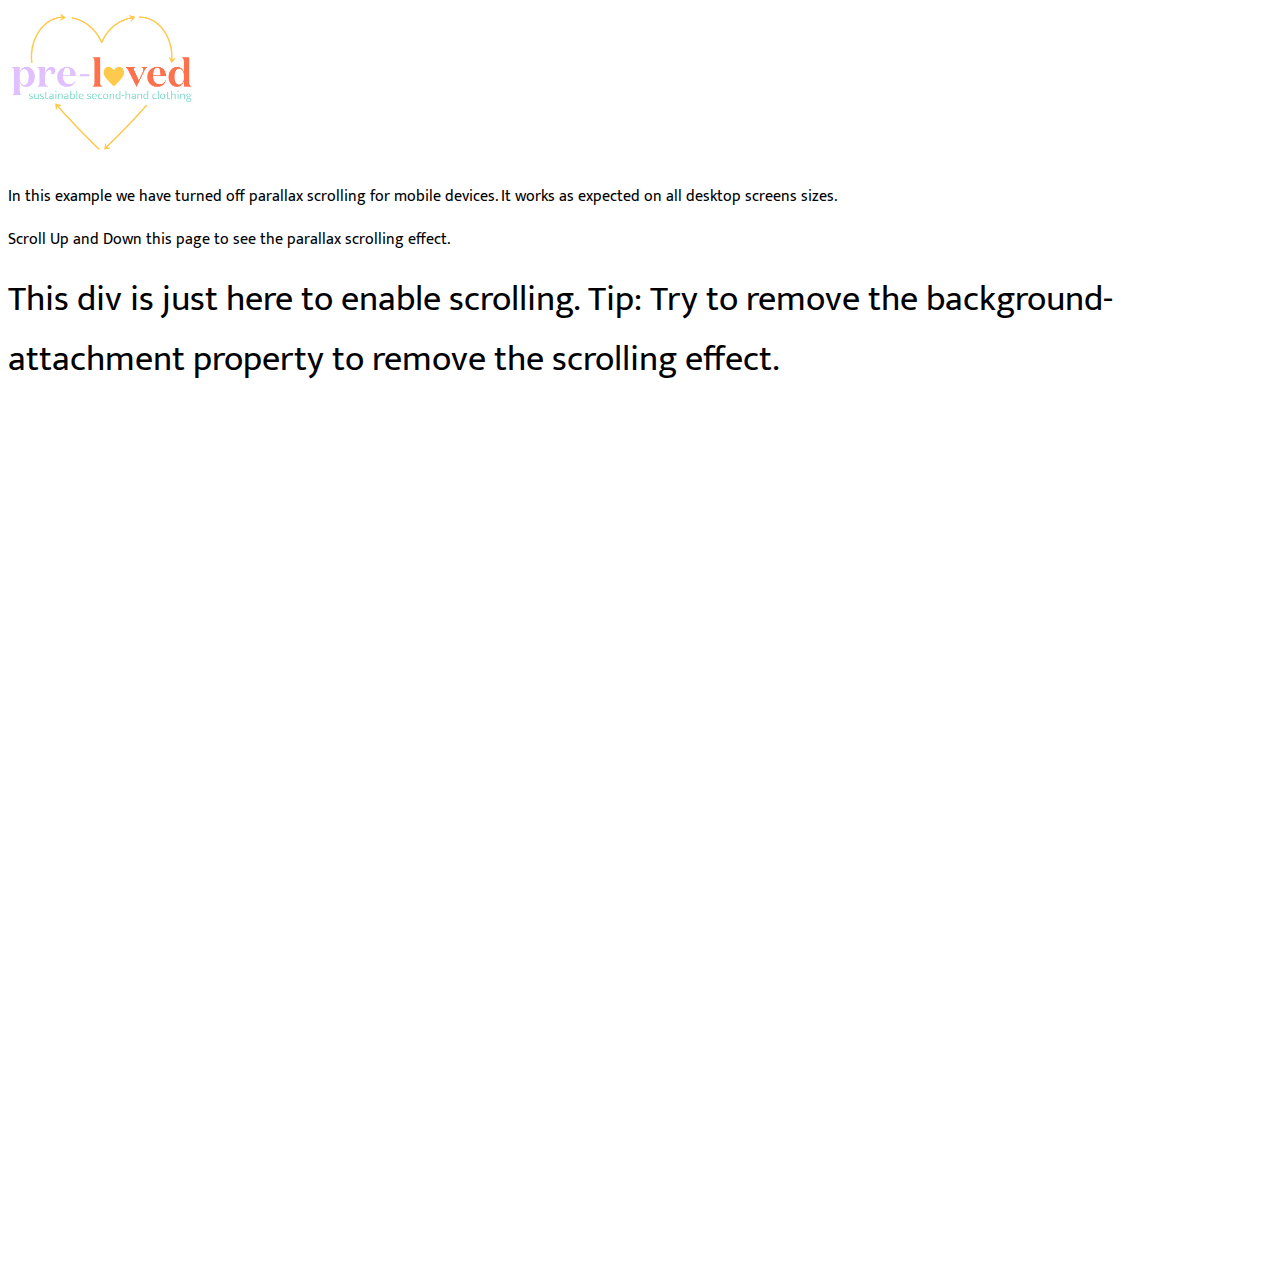
<file: index_old.html>
<!DOCTYPE html>
<html lang="en-US">

<head>
  <title>pre-loved: join the fight against COVID-19</title>
  <meta charset="utf-8" />
	<meta name="viewport" content="width=device-width, initial-scale=1, user-scalable=no" />
  <link rel="stylesheet" href="css/pre-loved.css">
  <link href="https://fonts.googleapis.com/css2?family=Mukta&display=swap" rel="stylesheet">
  <script src="https://ajax.googleapis.com/ajax/libs/jquery/3.1.0/jquery.min.js"></script>

</head>

<body>
  <header>
    <img id="logo" src="img/pre-loved_logo.png" alt="logo">

    <!-- END -->

  </header>

  <p>In this example we have turned off parallax scrolling for mobile devices. It works as expected on all desktop screens sizes.</p>
  <p>Scroll Up and Down this page to see the parallax scrolling effect.</p>

  <div class="parallax"></div>

  <div style="height:1000px;background-color:white;font-size:36px">
  This div is just here to enable scrolling.
  Tip: Try to remove the background-attachment property to remove the scrolling effect.
  </div>

  <div class="parallax"></div>
</body>
</html>
</file>
<file: assets/css/noscript.css>
/*
	Phantom by HTML5 UP
	html5up.net | @ajlkn
	Free for personal and commercial use under the CCA 3.0 license (html5up.net/license)
*/

/* Tiles */

	body.is-preload .tiles article {
		-moz-transform: none;
		-webkit-transform: none;
		-ms-transform: none;
		transform: none;
		opacity: 1;
	}
</file>
<file: css/pre-loved.css>
body {
    font-family: 'Mukta', sans-serif;
}

#logo {
/* position:absolute; */
    left:0;
    top:0;
    height: 15%;
    width: 15%;
}

.parallax {
    /* The image used */
    background-image: url('../img/clothes.jpg');
  
    /* Full height */
    height: 100%; 
  
    /* Create the parallax scrolling effect */
    background-attachment: fixed;
    background-position: center;
    background-repeat: no-repeat;
    background-size: cover;
  }
  
  /* Turn off parallax scrolling for tablets and phones. Increase the pixels if needed */
  @media only screen and (max-device-width: 1366px) {
    .parallax {
      background-attachment: scroll;
    }
  }
</file>
<file: assets/css/main.css>
@import url(fontawesome-all.min.css);
@import url('https://fonts.googleapis.com/css2?family=Mukta&display=swap');

/*
	Phantom by HTML5 UP
	html5up.net | @ajlkn
	Free for personal and commercial use under the CCA 3.0 license (html5up.net/license)
*/

html, body, div, span, applet, object,
iframe, h1, h2, h3, h4, h5, h6, p, blockquote,
pre, a, abbr, acronym, address, big, cite,
code, del, dfn, em, img, ins, kbd, q, s, samp,
small, strike, strong, sub, sup, tt, var, b,
u, i, center, dl, dt, dd, ol, ul, li, fieldset,
form, label, legend, table, caption, tbody,
tfoot, thead, tr, th, td, article, aside,
canvas, details, embed, figure, figcaption,
footer, header, hgroup, menu, nav, output, ruby,
section, summary, time, mark, audio, video {
	margin: 0;
	padding: 0;
	border: 0;
	font-size: 100%;
	font: inherit;
	vertical-align: baseline;}

article, aside, details, figcaption, figure,
footer, header, hgroup, menu, nav, section {
	display: block;}

body {
	line-height: 1;
}

ol, ul {
	list-style: none;
}

blockquote, q {
	quotes: none;
}

	blockquote:before, blockquote:after, q:before, q:after {
		content: '';
		content: none;
	}

table {
	border-collapse: collapse;
	border-spacing: 0;
}

body {
	-webkit-text-size-adjust: none;
}

mark {
	background-color: transparent;
	color: inherit;
}

input::-moz-focus-inner {
	border: 0;
	padding: 0;
}

input, select, textarea {
	-moz-appearance: none;
	-webkit-appearance: none;
	-ms-appearance: none;
	appearance: none;
}

/* Basic */

	@-ms-viewport {
		width: device-width;
	}

	body {
		-ms-overflow-style: scrollbar;
	}

	@media screen and (max-width: 480px) {

		html, body {
			min-width: 320px;
		}

	}

	html {
		box-sizing: border-box;
	}

	*, *:before, *:after {
		box-sizing: inherit;
	}

	body {
		background: #ffffff;
	}

		body.is-preload *, body.is-preload *:before, body.is-preload *:after {
			-moz-animation: none !important;
			-webkit-animation: none !important;
			-ms-animation: none !important;
			animation: none !important;
			-moz-transition: none !important;
			-webkit-transition: none !important;
			-ms-transition: none !important;
			transition: none !important;
		}

/* Type */

	body, input, select, textarea {
		color: #585858;
		font-family: "Source Sans Pro", Helvetica, sans-serif;
		font-size: 16pt;
		font-weight: 300;
		line-height: 1.75;
	}

		@media screen and (max-width: 1680px) {

			body, input, select, textarea {
				font-size: 14pt;
			}

		}

		@media screen and (max-width: 1280px) {

			body, input, select, textarea {
				font-size: 12pt;
			}

		}

	a {
		-moz-transition: border-bottom-color 0.2s ease, color 0.2s ease;
		-webkit-transition: border-bottom-color 0.2s ease, color 0.2s ease;
		-ms-transition: border-bottom-color 0.2s ease, color 0.2s ease;
		transition: border-bottom-color 0.2s ease, color 0.2s ease;
		text-decoration: none;
		color: #585858;
		border-bottom: dotted 1px rgba(88, 88, 88, 0.5);
	}

		a:hover {
			border-bottom-color: transparent;
			color: #FF704C !important;
		}

	strong, b {
		font-weight: 900;
	}

	em, i {
		font-style: italic;
	}

	p {
		margin: 0 0 2em 0;
	}

	h1 {
		font-size: 2.75em;
		font-weight: 700;
		line-height: 1.3;
		margin: 0 0 1em 0;
		letter-spacing: -0.035em;
	}

		h1 a {
			color: inherit;
		}

		@media screen and (max-width: 736px) {

			h1 {
				font-size: 2em;
				margin: 0 0 1em 0;
			}

		}

		@media screen and (max-width: 360px) {

			h1 {
				font-size: 1.75em;
			}

		}

	h2, h3, h4, h5, h6 {
		font-weight: 900;
		line-height: 1.5;
		margin: 0 0 2em 0;
		text-transform: uppercase;
		letter-spacing: 0.35em;
	}

		h2 a, h3 a, h4 a, h5 a, h6 a {
			color: inherit;
		}

	h2 {
		font-size: 1.1em;
	}

	h3 {
		font-size: 1em;
	}

	h4 {
		font-size: 0.8em;
	}

	h5 {
		font-size: 0.8em;
	}

	h6 {
		font-size: 0.8em;
	}

	@media screen and (max-width: 980px) {

		h1 br, h2 br, h3 br, h4 br, h5 br, h6 br {
			display: none;
		}

	}

	@media screen and (max-width: 736px) {

		h2 {
			font-size: 1em;
		}

		h3 {
			font-size: 0.8em;
		}

	}

	sub {
		font-size: 0.8em;
		position: relative;
		top: 0.5em;
	}

	sup {
		font-size: 0.8em;
		position: relative;
		top: -0.5em;
	}

	blockquote {
		border-left: solid 4px #c9c9c9;
		font-style: italic;
		margin: 0 0 2em 0;
		padding: 0.5em 0 0.5em 2em;
	}

	code {
		background: rgba(144, 144, 144, 0.075);
		border-radius: 4px;
		border: solid 1px #c9c9c9;
		font-family: "Courier New", monospace;
		font-size: 0.9em;
		margin: 0 0.25em;
		padding: 0.25em 0.65em;
	}

	pre {
		-webkit-overflow-scrolling: touch;
		font-family: "Courier New", monospace;
		font-size: 0.9em;
		margin: 0 0 2em 0;
	}

		pre code {
			display: block;
			line-height: 1.75;
			padding: 1em 1.5em;
			overflow-x: auto;
		}

	hr {
		border: 0;
		border-bottom: solid 1px #c9c9c9;
		margin: 2em 0;
	}

		hr.major {
			margin: 3em 0;
		}

	.align-left {
		text-align: left;
	}

	.align-center {
		text-align: center;
	}

	.align-right {
		text-align: right;
	}

/* Row */

	.row {
		display: flex;
		flex-wrap: wrap;
		box-sizing: border-box;
		align-items: stretch;
	}

		.row > * {
			box-sizing: border-box;
		}

		.row.gtr-uniform > * > :last-child {
			margin-bottom: 0;
		}

		.row.aln-left {
			justify-content: flex-start;
		}

		.row.aln-center {
			justify-content: center;
		}

		.row.aln-right {
			justify-content: flex-end;
		}

		.row.aln-top {
			align-items: flex-start;
		}

		.row.aln-middle {
			align-items: center;
		}

		.row.aln-bottom {
			align-items: flex-end;
		}

		.row > .imp {
			order: -1;
		}

		.row > .col-1 {
			width: 8.33333%;
		}

		.row > .off-1 {
			margin-left: 8.33333%;
		}

		.row > .col-2 {
			width: 16.66667%;
		}

		.row > .off-2 {
			margin-left: 16.66667%;
		}

		.row > .col-3 {
			width: 25%;
		}

		.row > .off-3 {
			margin-left: 25%;
		}

		.row > .col-4 {
			width: 33.33333%;
		}

		.row > .off-4 {
			margin-left: 33.33333%;
		}

		.row > .col-5 {
			width: 41.66667%;
		}

		.row > .off-5 {
			margin-left: 41.66667%;
		}

		.row > .col-6 {
			width: 50%;
		}

		.row > .off-6 {
			margin-left: 50%;
		}

		.row > .col-7 {
			width: 58.33333%;
		}

		.row > .off-7 {
			margin-left: 58.33333%;
		}

		.row > .col-8 {
			width: 66.66667%;
		}

		.row > .off-8 {
			margin-left: 66.66667%;
		}

		.row > .col-9 {
			width: 75%;
		}

		.row > .off-9 {
			margin-left: 75%;
		}

		.row > .col-10 {
			width: 83.33333%;
		}

		.row > .off-10 {
			margin-left: 83.33333%;
		}

		.row > .col-11 {
			width: 91.66667%;
		}

		.row > .off-11 {
			margin-left: 91.66667%;
		}

		.row > .col-12 {
			width: 100%;
		}

		.row > .off-12 {
			margin-left: 100%;
		}

		.row.gtr-0 {
			margin-top: 0;
			margin-left: 0em;
		}

			.row.gtr-0 > * {
				padding: 0 0 0 0em;
			}

			.row.gtr-0.gtr-uniform {
				margin-top: 0em;
			}

				.row.gtr-0.gtr-uniform > * {
					padding-top: 0em;
				}

		.row.gtr-25 {
			margin-top: 0;
			margin-left: -0.5em;
		}

			.row.gtr-25 > * {
				padding: 0 0 0 0.5em;
			}

			.row.gtr-25.gtr-uniform {
				margin-top: -0.5em;
			}

				.row.gtr-25.gtr-uniform > * {
					padding-top: 0.5em;
				}

		.row.gtr-50 {
			margin-top: 0;
			margin-left: -1em;
		}

			.row.gtr-50 > * {
				padding: 0 0 0 1em;
			}

			.row.gtr-50.gtr-uniform {
				margin-top: -1em;
			}

				.row.gtr-50.gtr-uniform > * {
					padding-top: 1em;
				}

		.row {
			margin-top: 0;
			margin-left: -2em;
		}

			.row > * {
				padding: 0 0 0 2em;
			}

			.row.gtr-uniform {
				margin-top: -2em;
			}

				.row.gtr-uniform > * {
					padding-top: 2em;
				}

		.row.gtr-150 {
			margin-top: 0;
			margin-left: -3em;
		}

			.row.gtr-150 > * {
				padding: 0 0 0 3em;
			}

			.row.gtr-150.gtr-uniform {
				margin-top: -3em;
			}

				.row.gtr-150.gtr-uniform > * {
					padding-top: 3em;
				}

		.row.gtr-200 {
			margin-top: 0;
			margin-left: -4em;
		}

			.row.gtr-200 > * {
				padding: 0 0 0 4em;
			}

			.row.gtr-200.gtr-uniform {
				margin-top: -4em;
			}

				.row.gtr-200.gtr-uniform > * {
					padding-top: 4em;
				}

		@media screen and (max-width: 1680px) {

			.row {
				display: flex;
				flex-wrap: wrap;
				box-sizing: border-box;
				align-items: stretch;
			}

				.row > * {
					box-sizing: border-box;
				}

				.row.gtr-uniform > * > :last-child {
					margin-bottom: 0;
				}

				.row.aln-left {
					justify-content: flex-start;
				}

				.row.aln-center {
					justify-content: center;
				}

				.row.aln-right {
					justify-content: flex-end;
				}

				.row.aln-top {
					align-items: flex-start;
				}

				.row.aln-middle {
					align-items: center;
				}

				.row.aln-bottom {
					align-items: flex-end;
				}

				.row > .imp-xlarge {
					order: -1;
				}

				.row > .col-1-xlarge {
					width: 8.33333%;
				}

				.row > .off-1-xlarge {
					margin-left: 8.33333%;
				}

				.row > .col-2-xlarge {
					width: 16.66667%;
				}

				.row > .off-2-xlarge {
					margin-left: 16.66667%;
				}

				.row > .col-3-xlarge {
					width: 25%;
				}

				.row > .off-3-xlarge {
					margin-left: 25%;
				}

				.row > .col-4-xlarge {
					width: 33.33333%;
				}

				.row > .off-4-xlarge {
					margin-left: 33.33333%;
				}

				.row > .col-5-xlarge {
					width: 41.66667%;
				}

				.row > .off-5-xlarge {
					margin-left: 41.66667%;
				}

				.row > .col-6-xlarge {
					width: 50%;
				}

				.row > .off-6-xlarge {
					margin-left: 50%;
				}

				.row > .col-7-xlarge {
					width: 58.33333%;
				}

				.row > .off-7-xlarge {
					margin-left: 58.33333%;
				}

				.row > .col-8-xlarge {
					width: 66.66667%;
				}

				.row > .off-8-xlarge {
					margin-left: 66.66667%;
				}

				.row > .col-9-xlarge {
					width: 75%;
				}

				.row > .off-9-xlarge {
					margin-left: 75%;
				}

				.row > .col-10-xlarge {
					width: 83.33333%;
				}

				.row > .off-10-xlarge {
					margin-left: 83.33333%;
				}

				.row > .col-11-xlarge {
					width: 91.66667%;
				}

				.row > .off-11-xlarge {
					margin-left: 91.66667%;
				}

				.row > .col-12-xlarge {
					width: 100%;
				}

				.row > .off-12-xlarge {
					margin-left: 100%;
				}

				.row.gtr-0 {
					margin-top: 0;
					margin-left: 0em;
				}

					.row.gtr-0 > * {
						padding: 0 0 0 0em;
					}

					.row.gtr-0.gtr-uniform {
						margin-top: 0em;
					}

						.row.gtr-0.gtr-uniform > * {
							padding-top: 0em;
						}

				.row.gtr-25 {
					margin-top: 0;
					margin-left: -0.5em;
				}

					.row.gtr-25 > * {
						padding: 0 0 0 0.5em;
					}

					.row.gtr-25.gtr-uniform {
						margin-top: -0.5em;
					}

						.row.gtr-25.gtr-uniform > * {
							padding-top: 0.5em;
						}

				.row.gtr-50 {
					margin-top: 0;
					margin-left: -1em;
				}

					.row.gtr-50 > * {
						padding: 0 0 0 1em;
					}

					.row.gtr-50.gtr-uniform {
						margin-top: -1em;
					}

						.row.gtr-50.gtr-uniform > * {
							padding-top: 1em;
						}

				.row {
					margin-top: 0;
					margin-left: -2em;
				}

					.row > * {
						padding: 0 0 0 2em;
					}

					.row.gtr-uniform {
						margin-top: -2em;
					}

						.row.gtr-uniform > * {
							padding-top: 2em;
						}

				.row.gtr-150 {
					margin-top: 0;
					margin-left: -3em;
				}

					.row.gtr-150 > * {
						padding: 0 0 0 3em;
					}

					.row.gtr-150.gtr-uniform {
						margin-top: -3em;
					}

						.row.gtr-150.gtr-uniform > * {
							padding-top: 3em;
						}

				.row.gtr-200 {
					margin-top: 0;
					margin-left: -4em;
				}

					.row.gtr-200 > * {
						padding: 0 0 0 4em;
					}

					.row.gtr-200.gtr-uniform {
						margin-top: -4em;
					}

						.row.gtr-200.gtr-uniform > * {
							padding-top: 4em;
						}

		}

		@media screen and (max-width: 1280px) {

			.row {
				display: flex;
				flex-wrap: wrap;
				box-sizing: border-box;
				align-items: stretch;
			}

				.row > * {
					box-sizing: border-box;
				}

				.row.gtr-uniform > * > :last-child {
					margin-bottom: 0;
				}

				.row.aln-left {
					justify-content: flex-start;
				}

				.row.aln-center {
					justify-content: center;
				}

				.row.aln-right {
					justify-content: flex-end;
				}

				.row.aln-top {
					align-items: flex-start;
				}

				.row.aln-middle {
					align-items: center;
				}

				.row.aln-bottom {
					align-items: flex-end;
				}

				.row > .imp-large {
					order: -1;
				}

				.row > .col-1-large {
					width: 8.33333%;
				}

				.row > .off-1-large {
					margin-left: 8.33333%;
				}

				.row > .col-2-large {
					width: 16.66667%;
				}

				.row > .off-2-large {
					margin-left: 16.66667%;
				}

				.row > .col-3-large {
					width: 25%;
				}

				.row > .off-3-large {
					margin-left: 25%;
				}

				.row > .col-4-large {
					width: 33.33333%;
				}

				.row > .off-4-large {
					margin-left: 33.33333%;
				}

				.row > .col-5-large {
					width: 41.66667%;
				}

				.row > .off-5-large {
					margin-left: 41.66667%;
				}

				.row > .col-6-large {
					width: 50%;
				}

				.row > .off-6-large {
					margin-left: 50%;
				}

				.row > .col-7-large {
					width: 58.33333%;
				}

				.row > .off-7-large {
					margin-left: 58.33333%;
				}

				.row > .col-8-large {
					width: 66.66667%;
				}

				.row > .off-8-large {
					margin-left: 66.66667%;
				}

				.row > .col-9-large {
					width: 75%;
				}

				.row > .off-9-large {
					margin-left: 75%;
				}

				.row > .col-10-large {
					width: 83.33333%;
				}

				.row > .off-10-large {
					margin-left: 83.33333%;
				}

				.row > .col-11-large {
					width: 91.66667%;
				}

				.row > .off-11-large {
					margin-left: 91.66667%;
				}

				.row > .col-12-large {
					width: 100%;
				}

				.row > .off-12-large {
					margin-left: 100%;
				}

				.row.gtr-0 {
					margin-top: 0;
					margin-left: 0em;
				}

					.row.gtr-0 > * {
						padding: 0 0 0 0em;
					}

					.row.gtr-0.gtr-uniform {
						margin-top: 0em;
					}

						.row.gtr-0.gtr-uniform > * {
							padding-top: 0em;
						}

				.row.gtr-25 {
					margin-top: 0;
					margin-left: -0.5em;
				}

					.row.gtr-25 > * {
						padding: 0 0 0 0.5em;
					}

					.row.gtr-25.gtr-uniform {
						margin-top: -0.5em;
					}

						.row.gtr-25.gtr-uniform > * {
							padding-top: 0.5em;
						}

				.row.gtr-50 {
					margin-top: 0;
					margin-left: -1em;
				}

					.row.gtr-50 > * {
						padding: 0 0 0 1em;
					}

					.row.gtr-50.gtr-uniform {
						margin-top: -1em;
					}

						.row.gtr-50.gtr-uniform > * {
							padding-top: 1em;
						}

				.row {
					margin-top: 0;
					margin-left: -2em;
				}

					.row > * {
						padding: 0 0 0 2em;
					}

					.row.gtr-uniform {
						margin-top: -2em;
					}

						.row.gtr-uniform > * {
							padding-top: 2em;
						}

				.row.gtr-150 {
					margin-top: 0;
					margin-left: -3em;
				}

					.row.gtr-150 > * {
						padding: 0 0 0 3em;
					}

					.row.gtr-150.gtr-uniform {
						margin-top: -3em;
					}

						.row.gtr-150.gtr-uniform > * {
							padding-top: 3em;
						}

				.row.gtr-200 {
					margin-top: 0;
					margin-left: -4em;
				}

					.row.gtr-200 > * {
						padding: 0 0 0 4em;
					}

					.row.gtr-200.gtr-uniform {
						margin-top: -4em;
					}

						.row.gtr-200.gtr-uniform > * {
							padding-top: 4em;
						}

		}

		@media screen and (max-width: 980px) {

			.row {
				display: flex;
				flex-wrap: wrap;
				box-sizing: border-box;
				align-items: stretch;
			}

				.row > * {
					box-sizing: border-box;
				}

				.row.gtr-uniform > * > :last-child {
					margin-bottom: 0;
				}

				.row.aln-left {
					justify-content: flex-start;
				}

				.row.aln-center {
					justify-content: center;
				}

				.row.aln-right {
					justify-content: flex-end;
				}

				.row.aln-top {
					align-items: flex-start;
				}

				.row.aln-middle {
					align-items: center;
				}

				.row.aln-bottom {
					align-items: flex-end;
				}

				.row > .imp-medium {
					order: -1;
				}

				.row > .col-1-medium {
					width: 8.33333%;
				}

				.row > .off-1-medium {
					margin-left: 8.33333%;
				}

				.row > .col-2-medium {
					width: 16.66667%;
				}

				.row > .off-2-medium {
					margin-left: 16.66667%;
				}

				.row > .col-3-medium {
					width: 25%;
				}

				.row > .off-3-medium {
					margin-left: 25%;
				}

				.row > .col-4-medium {
					width: 33.33333%;
				}

				.row > .off-4-medium {
					margin-left: 33.33333%;
				}

				.row > .col-5-medium {
					width: 41.66667%;
				}

				.row > .off-5-medium {
					margin-left: 41.66667%;
				}

				.row > .col-6-medium {
					width: 50%;
				}

				.row > .off-6-medium {
					margin-left: 50%;
				}

				.row > .col-7-medium {
					width: 58.33333%;
				}

				.row > .off-7-medium {
					margin-left: 58.33333%;
				}

				.row > .col-8-medium {
					width: 66.66667%;
				}

				.row > .off-8-medium {
					margin-left: 66.66667%;
				}

				.row > .col-9-medium {
					width: 75%;
				}

				.row > .off-9-medium {
					margin-left: 75%;
				}

				.row > .col-10-medium {
					width: 83.33333%;
				}

				.row > .off-10-medium {
					margin-left: 83.33333%;
				}

				.row > .col-11-medium {
					width: 91.66667%;
				}

				.row > .off-11-medium {
					margin-left: 91.66667%;
				}

				.row > .col-12-medium {
					width: 100%;
				}

				.row > .off-12-medium {
					margin-left: 100%;
				}

				.row.gtr-0 {
					margin-top: 0;
					margin-left: 0em;
				}

					.row.gtr-0 > * {
						padding: 0 0 0 0em;
					}

					.row.gtr-0.gtr-uniform {
						margin-top: 0em;
					}

						.row.gtr-0.gtr-uniform > * {
							padding-top: 0em;
						}

				.row.gtr-25 {
					margin-top: 0;
					margin-left: -0.375em;
				}

					.row.gtr-25 > * {
						padding: 0 0 0 0.375em;
					}

					.row.gtr-25.gtr-uniform {
						margin-top: -0.375em;
					}

						.row.gtr-25.gtr-uniform > * {
							padding-top: 0.375em;
						}

				.row.gtr-50 {
					margin-top: 0;
					margin-left: -0.75em;
				}

					.row.gtr-50 > * {
						padding: 0 0 0 0.75em;
					}

					.row.gtr-50.gtr-uniform {
						margin-top: -0.75em;
					}

						.row.gtr-50.gtr-uniform > * {
							padding-top: 0.75em;
						}

				.row {
					margin-top: 0;
					margin-left: -1.5em;
				}

					.row > * {
						padding: 0 0 0 1.5em;
					}

					.row.gtr-uniform {
						margin-top: -1.5em;
					}

						.row.gtr-uniform > * {
							padding-top: 1.5em;
						}

				.row.gtr-150 {
					margin-top: 0;
					margin-left: -2.25em;
				}

					.row.gtr-150 > * {
						padding: 0 0 0 2.25em;
					}

					.row.gtr-150.gtr-uniform {
						margin-top: -2.25em;
					}

						.row.gtr-150.gtr-uniform > * {
							padding-top: 2.25em;
						}

				.row.gtr-200 {
					margin-top: 0;
					margin-left: -3em;
				}

					.row.gtr-200 > * {
						padding: 0 0 0 3em;
					}

					.row.gtr-200.gtr-uniform {
						margin-top: -3em;
					}

						.row.gtr-200.gtr-uniform > * {
							padding-top: 3em;
						}

		}

		@media screen and (max-width: 736px) {

			.row {
				display: flex;
				flex-wrap: wrap;
				box-sizing: border-box;
				align-items: stretch;
			}

				.row > * {
					box-sizing: border-box;
				}

				.row.gtr-uniform > * > :last-child {
					margin-bottom: 0;
				}

				.row.aln-left {
					justify-content: flex-start;
				}

				.row.aln-center {
					justify-content: center;
				}

				.row.aln-right {
					justify-content: flex-end;
				}

				.row.aln-top {
					align-items: flex-start;
				}

				.row.aln-middle {
					align-items: center;
				}

				.row.aln-bottom {
					align-items: flex-end;
				}

				.row > .imp-small {
					order: -1;
				}

				.row > .col-1-small {
					width: 8.33333%;
				}

				.row > .off-1-small {
					margin-left: 8.33333%;
				}

				.row > .col-2-small {
					width: 16.66667%;
				}

				.row > .off-2-small {
					margin-left: 16.66667%;
				}

				.row > .col-3-small {
					width: 25%;
				}

				.row > .off-3-small {
					margin-left: 25%;
				}

				.row > .col-4-small {
					width: 33.33333%;
				}

				.row > .off-4-small {
					margin-left: 33.33333%;
				}

				.row > .col-5-small {
					width: 41.66667%;
				}

				.row > .off-5-small {
					margin-left: 41.66667%;
				}

				.row > .col-6-small {
					width: 50%;
				}

				.row > .off-6-small {
					margin-left: 50%;
				}

				.row > .col-7-small {
					width: 58.33333%;
				}

				.row > .off-7-small {
					margin-left: 58.33333%;
				}

				.row > .col-8-small {
					width: 66.66667%;
				}

				.row > .off-8-small {
					margin-left: 66.66667%;
				}

				.row > .col-9-small {
					width: 75%;
				}

				.row > .off-9-small {
					margin-left: 75%;
				}

				.row > .col-10-small {
					width: 83.33333%;
				}

				.row > .off-10-small {
					margin-left: 83.33333%;
				}

				.row > .col-11-small {
					width: 91.66667%;
				}

				.row > .off-11-small {
					margin-left: 91.66667%;
				}

				.row > .col-12-small {
					width: 100%;
				}

				.row > .off-12-small {
					margin-left: 100%;
				}

				.row.gtr-0 {
					margin-top: 0;
					margin-left: 0em;
				}

					.row.gtr-0 > * {
						padding: 0 0 0 0em;
					}

					.row.gtr-0.gtr-uniform {
						margin-top: 0em;
					}

						.row.gtr-0.gtr-uniform > * {
							padding-top: 0em;
						}

				.row.gtr-25 {
					margin-top: 0;
					margin-left: -0.25em;
				}

					.row.gtr-25 > * {
						padding: 0 0 0 0.25em;
					}

					.row.gtr-25.gtr-uniform {
						margin-top: -0.25em;
					}

						.row.gtr-25.gtr-uniform > * {
							padding-top: 0.25em;
						}

				.row.gtr-50 {
					margin-top: 0;
					margin-left: -0.5em;
				}

					.row.gtr-50 > * {
						padding: 0 0 0 0.5em;
					}

					.row.gtr-50.gtr-uniform {
						margin-top: -0.5em;
					}

						.row.gtr-50.gtr-uniform > * {
							padding-top: 0.5em;
						}

				.row {
					margin-top: 0;
					margin-left: -1em;
				}

					.row > * {
						padding: 0 0 0 1em;
					}

					.row.gtr-uniform {
						margin-top: -1em;
					}

						.row.gtr-uniform > * {
							padding-top: 1em;
						}

				.row.gtr-150 {
					margin-top: 0;
					margin-left: -1.5em;
				}

					.row.gtr-150 > * {
						padding: 0 0 0 1.5em;
					}

					.row.gtr-150.gtr-uniform {
						margin-top: -1.5em;
					}

						.row.gtr-150.gtr-uniform > * {
							padding-top: 1.5em;
						}

				.row.gtr-200 {
					margin-top: 0;
					margin-left: -2em;
				}

					.row.gtr-200 > * {
						padding: 0 0 0 2em;
					}

					.row.gtr-200.gtr-uniform {
						margin-top: -2em;
					}

						.row.gtr-200.gtr-uniform > * {
							padding-top: 2em;
						}

		}

		@media screen and (max-width: 480px) {

			.row {
				display: flex;
				flex-wrap: wrap;
				box-sizing: border-box;
				align-items: stretch;
			}

				.row > * {
					box-sizing: border-box;
				}

				.row.gtr-uniform > * > :last-child {
					margin-bottom: 0;
				}

				.row.aln-left {
					justify-content: flex-start;
				}

				.row.aln-center {
					justify-content: center;
				}

				.row.aln-right {
					justify-content: flex-end;
				}

				.row.aln-top {
					align-items: flex-start;
				}

				.row.aln-middle {
					align-items: center;
				}

				.row.aln-bottom {
					align-items: flex-end;
				}

				.row > .imp-xsmall {
					order: -1;
				}

				.row > .col-1-xsmall {
					width: 8.33333%;
				}

				.row > .off-1-xsmall {
					margin-left: 8.33333%;
				}

				.row > .col-2-xsmall {
					width: 16.66667%;
				}

				.row > .off-2-xsmall {
					margin-left: 16.66667%;
				}

				.row > .col-3-xsmall {
					width: 25%;
				}

				.row > .off-3-xsmall {
					margin-left: 25%;
				}

				.row > .col-4-xsmall {
					width: 33.33333%;
				}

				.row > .off-4-xsmall {
					margin-left: 33.33333%;
				}

				.row > .col-5-xsmall {
					width: 41.66667%;
				}

				.row > .off-5-xsmall {
					margin-left: 41.66667%;
				}

				.row > .col-6-xsmall {
					width: 50%;
				}

				.row > .off-6-xsmall {
					margin-left: 50%;
				}

				.row > .col-7-xsmall {
					width: 58.33333%;
				}

				.row > .off-7-xsmall {
					margin-left: 58.33333%;
				}

				.row > .col-8-xsmall {
					width: 66.66667%;
				}

				.row > .off-8-xsmall {
					margin-left: 66.66667%;
				}

				.row > .col-9-xsmall {
					width: 75%;
				}

				.row > .off-9-xsmall {
					margin-left: 75%;
				}

				.row > .col-10-xsmall {
					width: 83.33333%;
				}

				.row > .off-10-xsmall {
					margin-left: 83.33333%;
				}

				.row > .col-11-xsmall {
					width: 91.66667%;
				}

				.row > .off-11-xsmall {
					margin-left: 91.66667%;
				}

				.row > .col-12-xsmall {
					width: 100%;
				}

				.row > .off-12-xsmall {
					margin-left: 100%;
				}

				.row.gtr-0 {
					margin-top: 0;
					margin-left: 0em;
				}

					.row.gtr-0 > * {
						padding: 0 0 0 0em;
					}

					.row.gtr-0.gtr-uniform {
						margin-top: 0em;
					}

						.row.gtr-0.gtr-uniform > * {
							padding-top: 0em;
						}

				.row.gtr-25 {
					margin-top: 0;
					margin-left: -0.25em;
				}

					.row.gtr-25 > * {
						padding: 0 0 0 0.25em;
					}

					.row.gtr-25.gtr-uniform {
						margin-top: -0.25em;
					}

						.row.gtr-25.gtr-uniform > * {
							padding-top: 0.25em;
						}

				.row.gtr-50 {
					margin-top: 0;
					margin-left: -0.5em;
				}

					.row.gtr-50 > * {
						padding: 0 0 0 0.5em;
					}

					.row.gtr-50.gtr-uniform {
						margin-top: -0.5em;
					}

						.row.gtr-50.gtr-uniform > * {
							padding-top: 0.5em;
						}

				.row {
					margin-top: 0;
					margin-left: -1em;
				}

					.row > * {
						padding: 0 0 0 1em;
					}

					.row.gtr-uniform {
						margin-top: -1em;
					}

						.row.gtr-uniform > * {
							padding-top: 1em;
						}

				.row.gtr-150 {
					margin-top: 0;
					margin-left: -1.5em;
				}

					.row.gtr-150 > * {
						padding: 0 0 0 1.5em;
					}

					.row.gtr-150.gtr-uniform {
						margin-top: -1.5em;
					}

						.row.gtr-150.gtr-uniform > * {
							padding-top: 1.5em;
						}

				.row.gtr-200 {
					margin-top: 0;
					margin-left: -2em;
				}

					.row.gtr-200 > * {
						padding: 0 0 0 2em;
					}

					.row.gtr-200.gtr-uniform {
						margin-top: -2em;
					}

						.row.gtr-200.gtr-uniform > * {
							padding-top: 2em;
						}

		}

/* Section/Article */

	section.special, article.special {
		text-align: center;
	}

	header p {
		margin-top: -1em;
	}

	@media screen and (max-width: 736px) {

		header p {
			margin-top: 0;
		}

	}

/* Icon */

	.icon {
		text-decoration: none;
		border-bottom: none;
		position: relative;
	}

		.icon:before {
			-moz-osx-font-smoothing: grayscale;
			-webkit-font-smoothing: antialiased;
			display: inline-block;
			font-style: normal;
			font-variant: normal;
			text-rendering: auto;
			line-height: 1;
			text-transform: none !important;
			font-family: 'Font Awesome 5 Free';
			font-weight: 400;
		}

		.icon > .label {
			display: none;
		}

		.icon:before {
			line-height: inherit;
		}

		.icon.solid:before {
			font-weight: 900;
		}

		.icon.brands:before {
			font-family: 'Font Awesome 5 Brands';
		}

		.icon.style2 {
			-moz-transition: background-color 0.2s ease-in-out, color 0.2s ease-in-out, border-color 0.2s ease-in-out;
			-webkit-transition: background-color 0.2s ease-in-out, color 0.2s ease-in-out, border-color 0.2s ease-in-out;
			-ms-transition: background-color 0.2s ease-in-out, color 0.2s ease-in-out, border-color 0.2s ease-in-out;
			transition: background-color 0.2s ease-in-out, color 0.2s ease-in-out, border-color 0.2s ease-in-out;
			background-color: transparent;
			border: solid 1px #c9c9c9;
			border-radius: 4px;
			width: 2.65em;
			height: 2.65em;
			display: inline-block;
			text-align: center;
			line-height: 2.65em;
			color: inherit;
		}

			.icon.style2:before {
				font-size: 1.1em;
			}

			.icon.style2:hover {
				color: #f2849e;
				border-color: #f2849e;
			}

			.icon.style2:active {
				background-color: rgba(242, 132, 158, 0.1);
			}

/* List */

	ol {
		list-style: decimal;
		margin: 0 0 2em 0;
		padding-left: 1.25em;
	}

		ol li {
			padding-left: 0.25em;
		}

	ul {
		list-style: disc;
		margin: 0 0 2em 0;
		padding-left: 1em;
	}

		ul li {
			padding-left: 0.5em;
		}

		ul.alt {
			list-style: none;
			padding-left: 0;
		}

			ul.alt li {
				border-top: solid 1px #c9c9c9;
				padding: 0.5em 0;
			}

				ul.alt li:first-child {
					border-top: 0;
					padding-top: 0;
				}

	dl {
		margin: 0 0 2em 0;
	}

		dl dt {
			display: block;
			font-weight: 900;
			margin: 0 0 1em 0;
		}

		dl dd {
			margin-left: 2em;
		}

/* Actions */

	ul.actions {
		display: -moz-flex;
		display: -webkit-flex;
		display: -ms-flex;
		display: flex;
		cursor: default;
		list-style: none;
		margin-left: -1em;
		padding-left: 0;
	}

		ul.actions li {
			padding: 0 0 0 1em;
			vertical-align: middle;
		}

		ul.actions.special {
			-moz-justify-content: center;
			-webkit-justify-content: center;
			-ms-justify-content: center;
			justify-content: center;
			width: 100%;
			margin-left: 0;
		}

			ul.actions.special li:first-child {
				padding-left: 0;
			}

		ul.actions.stacked {
			-moz-flex-direction: column;
			-webkit-flex-direction: column;
			-ms-flex-direction: column;
			flex-direction: column;
			margin-left: 0;
		}

			ul.actions.stacked li {
				padding: 1.3em 0 0 0;
			}

				ul.actions.stacked li:first-child {
					padding-top: 0;
				}

		ul.actions.fit {
			width: calc(100% + 1em);
		}

			ul.actions.fit li {
				-moz-flex-grow: 1;
				-webkit-flex-grow: 1;
				-ms-flex-grow: 1;
				flex-grow: 1;
				-moz-flex-shrink: 1;
				-webkit-flex-shrink: 1;
				-ms-flex-shrink: 1;
				flex-shrink: 1;
				width: 100%;
			}

				ul.actions.fit li > * {
					width: 100%;
				}

			ul.actions.fit.stacked {
				width: 100%;
			}

		@media screen and (max-width: 480px) {

			ul.actions:not(.fixed) {
				-moz-flex-direction: column;
				-webkit-flex-direction: column;
				-ms-flex-direction: column;
				flex-direction: column;
				margin-left: 0;
				width: 100% !important;
			}

				ul.actions:not(.fixed) li {
					-moz-flex-grow: 1;
					-webkit-flex-grow: 1;
					-ms-flex-grow: 1;
					flex-grow: 1;
					-moz-flex-shrink: 1;
					-webkit-flex-shrink: 1;
					-ms-flex-shrink: 1;
					flex-shrink: 1;
					padding: 1em 0 0 0;
					text-align: center;
					width: 100%;
				}

					ul.actions:not(.fixed) li > * {
						width: 100%;
					}

					ul.actions:not(.fixed) li:first-child {
						padding-top: 0;
					}

					ul.actions:not(.fixed) li input[type="submit"],
					ul.actions:not(.fixed) li input[type="reset"],
					ul.actions:not(.fixed) li input[type="button"],
					ul.actions:not(.fixed) li button,
					ul.actions:not(.fixed) li .button {
						width: 100%;
					}

						ul.actions:not(.fixed) li input[type="submit"].icon:before,
						ul.actions:not(.fixed) li input[type="reset"].icon:before,
						ul.actions:not(.fixed) li input[type="button"].icon:before,
						ul.actions:not(.fixed) li button.icon:before,
						ul.actions:not(.fixed) li .button.icon:before {
							margin-left: -0.5rem;
						}

		}

/* Icons */

	ul.icons {
		cursor: default;
		list-style: none;
		padding-left: 0;
		margin: -1em 0 2em -1em;
	}

		ul.icons li {
			display: inline-block;
			padding: 1em 0 0 1em;
		}

/* Form */

	form {
		margin: 0 0 2em 0;
		overflow-x: hidden;
	}

		form > :last-child {
			margin-bottom: 0;
		}

		form > .fields {
			display: -moz-flex;
			display: -webkit-flex;
			display: -ms-flex;
			display: flex;
			-moz-flex-wrap: wrap;
			-webkit-flex-wrap: wrap;
			-ms-flex-wrap: wrap;
			flex-wrap: wrap;
			width: calc(100% + 3em);
			margin: -1.5em 0 2em -1.5em;
		}

			form > .fields > .field {
				-moz-flex-grow: 0;
				-webkit-flex-grow: 0;
				-ms-flex-grow: 0;
				flex-grow: 0;
				-moz-flex-shrink: 0;
				-webkit-flex-shrink: 0;
				-ms-flex-shrink: 0;
				flex-shrink: 0;
				padding: 1.5em 0 0 1.5em;
				width: calc(100% - 1.5em);
			}

				form > .fields > .field.half {
					width: calc(50% - 0.75em);
				}

				form > .fields > .field.third {
					width: calc(100%/3 - 0.5em);
				}

				form > .fields > .field.quarter {
					width: calc(25% - 0.375em);
				}

		@media screen and (max-width: 480px) {

			form > .fields {
				width: calc(100% + 3em);
				margin: -1.5em 0 2em -1.5em;
			}

				form > .fields > .field {
					padding: 1.5em 0 0 1.5em;
					width: calc(100% - 1.5em);
				}

					form > .fields > .field.half {
						width: calc(100% - 1.5em);
					}

					form > .fields > .field.third {
						width: calc(100% - 1.5em);
					}

					form > .fields > .field.quarter {
						width: calc(100% - 1.5em);
					}

		}

	label {
		display: block;
		font-size: 0.9em;
		font-weight: 900;
		margin: 0 0 1em 0;
	}

	input[type="text"],
	input[type="password"],
	input[type="email"],
	input[type="tel"],
	select,
	textarea {
		-moz-appearance: none;
		-webkit-appearance: none;
		-ms-appearance: none;
		appearance: none;
		background-color: transparent;
		border: none;
		border-radius: 0;
		border-bottom: solid 1px #c9c9c9;
		color: inherit;
		display: block;
		outline: 0;
		padding: 0;
		text-decoration: none;
		width: 100%;
	}

		input[type="text"]:invalid,
		input[type="password"]:invalid,
		input[type="email"]:invalid,
		input[type="tel"]:invalid,
		select:invalid,
		textarea:invalid {
			box-shadow: none;
		}

		input[type="text"]:focus,
		input[type="password"]:focus,
		input[type="email"]:focus,
		input[type="tel"]:focus,
		select:focus,
		textarea:focus {
			border-bottom-color: #f2849e;
			box-shadow: inset 0 -1px 0 0 #f2849e;
		}

	select {
		background-image: url("data:image/svg+xml;charset=utf8,%3Csvg xmlns='http://www.w3.org/2000/svg' width='40' height='40' preserveAspectRatio='none' viewBox='0 0 40 40'%3E%3Cpath d='M9.4,12.3l10.4,10.4l10.4-10.4c0.2-0.2,0.5-0.4,0.9-0.4c0.3,0,0.6,0.1,0.9,0.4l3.3,3.3c0.2,0.2,0.4,0.5,0.4,0.9 c0,0.4-0.1,0.6-0.4,0.9L20.7,31.9c-0.2,0.2-0.5,0.4-0.9,0.4c-0.3,0-0.6-0.1-0.9-0.4L4.3,17.3c-0.2-0.2-0.4-0.5-0.4-0.9 c0-0.4,0.1-0.6,0.4-0.9l3.3-3.3c0.2-0.2,0.5-0.4,0.9-0.4S9.1,12.1,9.4,12.3z' fill='%23c9c9c9' /%3E%3C/svg%3E");
		background-size: 1.25rem;
		background-repeat: no-repeat;
		background-position: calc(100% - 1rem) center;
		height: 3em;
		padding-right: 3em;
		text-overflow: ellipsis;
	}

		select option {
			background: #ffffff;
		}

		select:focus::-ms-value {
			background-color: transparent;
		}

		select::-ms-expand {
			display: none;
		}

	input[type="text"],
	input[type="password"],
	input[type="email"],
	select {
		height: 3em;
	}

	textarea {
		padding: 0;
		min-height: 3.75em;
	}

	input[type="checkbox"],
	input[type="radio"] {
		-moz-appearance: none;
		-webkit-appearance: none;
		-ms-appearance: none;
		appearance: none;
		display: block;
		float: left;
		margin-right: -2em;
		opacity: 0;
		width: 1em;
		z-index: -1;
	}

		input[type="checkbox"] + label,
		input[type="radio"] + label {
			text-decoration: none;
			color: #585858;
			cursor: pointer;
			display: inline-block;
			font-size: 1em;
			font-weight: 300;
			padding-left: 2.55em;
			padding-right: 0.75em;
			position: relative;
		}

			input[type="checkbox"] + label:before,
			input[type="radio"] + label:before {
				-moz-osx-font-smoothing: grayscale;
				-webkit-font-smoothing: antialiased;
				display: inline-block;
				font-style: normal;
				font-variant: normal;
				text-rendering: auto;
				line-height: 1;
				text-transform: none !important;
				font-family: 'Font Awesome 5 Free';
				font-weight: 900;
			}

			input[type="checkbox"] + label:before,
			input[type="radio"] + label:before {
				border-radius: 4px;
				border: solid 1px #c9c9c9;
				content: '';
				display: inline-block;
				font-size: 0.8em;
				height: 2.25em;
				left: 0;
				line-height: 2.25em;
				position: absolute;
				text-align: center;
				top: 0;
				width: 2.25em;
			}

		input[type="checkbox"]:checked + label:before,
		input[type="radio"]:checked + label:before {
			background: #585858;
			border-color: #585858;
			color: #ffffff;
			content: '\f00c';
		}

		input[type="checkbox"]:focus + label:before,
		input[type="radio"]:focus + label:before {
			border-color: #f2849e;
			box-shadow: 0 0 0 1px #f2849e;
		}

	input[type="checkbox"] + label:before {
		border-radius: 4px;
	}

	input[type="radio"] + label:before {
		border-radius: 100%;
	}

/* Box */

	.box {
		border-radius: 4px;
		border: solid 1px #c9c9c9;
		margin-bottom: 2em;
		padding: 1.5em;
	}

		.box > :last-child,
		.box > :last-child > :last-child,
		.box > :last-child > :last-child > :last-child {
			margin-bottom: 0;
		}

		.box.alt {
			border: 0;
			border-radius: 0;
			padding: 0;
		}

/* Image */

	.image {
		border-radius: 4px;
		border: 0;
		display: inline-block;
		position: relative;
	}

		.image img {
			border-radius: 4px;
			display: block;
		}

		.image.left, .image.right {
			max-width: 40%;
		}

			.image.left img, .image.right img {
				width: 100%;
			}

		.image.left {
			float: left;
			padding: 0 1.5em 1em 0;
			top: 0.25em;
		}

		.image.right {
			float: right;
			padding: 0 0 1em 1.5em;
			top: 0.25em;
		}

		.image.fit {
			display: block;
			margin: 0 0 2em 0;
			width: 100%;
		}

			.image.fit img {
				width: 100%;
			}

		.image.main {
			display: block;
			margin: 0 0 3em 0;
			width: 100%;
		}

			.image.main img {
				width: 100%;
			}

			@media screen and (max-width: 736px) {

				.image.main {
					margin: 0 0 2em 0;
				}

			}

/* Table */

	.table-wrapper {
		-webkit-overflow-scrolling: touch;
		overflow-x: auto;
	}

	table {
		margin: 0 0 2em 0;
		width: 100%;
	}

		table tbody tr {
			border: solid 1px #c9c9c9;
			border-left: 0;
			border-right: 0;
		}

			table tbody tr:nth-child(2n + 1) {
				background-color: rgba(144, 144, 144, 0.075);
			}

		table td {
			padding: 0.75em 0.75em;
		}

		table th {
			font-size: 0.9em;
			font-weight: 900;
			padding: 0 0.75em 0.75em 0.75em;
			text-align: left;
		}

		table thead {
			border-bottom: solid 2px #c9c9c9;
		}

		table tfoot {
			border-top: solid 2px #c9c9c9;
		}

		table.alt {
			border-collapse: separate;
		}

			table.alt tbody tr td {
				border: solid 1px #c9c9c9;
				border-left-width: 0;
				border-top-width: 0;
			}

				table.alt tbody tr td:first-child {
					border-left-width: 1px;
				}

			table.alt tbody tr:first-child td {
				border-top-width: 1px;
			}

			table.alt thead {
				border-bottom: 0;
			}

			table.alt tfoot {
				border-top: 0;
			}

/* Button */

	input[type="submit"],
	input[type="reset"],
	input[type="button"],
	button,
	.button {
		-moz-appearance: none;
		-webkit-appearance: none;
		-ms-appearance: none;
		appearance: none;
		-moz-transition: background-color 0.2s ease-in-out, color 0.2s ease-in-out, box-shadow 0.2s ease-in-out;
		-webkit-transition: background-color 0.2s ease-in-out, color 0.2s ease-in-out, box-shadow 0.2s ease-in-out;
		-ms-transition: background-color 0.2s ease-in-out, color 0.2s ease-in-out, box-shadow 0.2s ease-in-out;
		transition: background-color 0.2s ease-in-out, color 0.2s ease-in-out, box-shadow 0.2s ease-in-out;
		background-color: transparent;
		border-radius: 4px;
		border: 0;
		box-shadow: inset 0 0 0 2px #585858;
		color: #585858 !important;
		cursor: pointer;
		display: inline-block;
		font-size: 0.8em;
		font-weight: 900;
		height: 3.5em;
		letter-spacing: 0.35em;
		line-height: 3.45em;
		overflow: hidden;
		padding: 0 1.25em 0 1.6em;
		text-align: center;
		text-decoration: none;
		text-overflow: ellipsis;
		text-transform: uppercase;
		white-space: nowrap;
	}

		input[type="submit"].icon:before,
		input[type="reset"].icon:before,
		input[type="button"].icon:before,
		button.icon:before,
		.button.icon:before {
			margin-right: 0.5em;
		}

		input[type="submit"].fit,
		input[type="reset"].fit,
		input[type="button"].fit,
		button.fit,
		.button.fit {
			width: 100%;
		}

		input[type="submit"]:hover,
		input[type="reset"]:hover,
		input[type="button"]:hover,
		button:hover,
		.button:hover {
			color: #f2849e !important;
			box-shadow: inset 0 0 0 2px #f2849e;
		}

		input[type="submit"]:active,
		input[type="reset"]:active,
		input[type="button"]:active,
		button:active,
		.button:active {
			background-color: rgba(242, 132, 158, 0.1);
		}

		input[type="submit"].small,
		input[type="reset"].small,
		input[type="button"].small,
		button.small,
		.button.small {
			font-size: 0.6em;
		}

		input[type="submit"].large,
		input[type="reset"].large,
		input[type="button"].large,
		button.large,
		.button.large {
			font-size: 1em;
		}

		input[type="submit"].primary,
		input[type="reset"].primary,
		input[type="button"].primary,
		button.primary,
		.button.primary {
			box-shadow: none;
			background-color: #585858;
			color: #ffffff !important;
		}

			input[type="submit"].primary:hover,
			input[type="reset"].primary:hover,
			input[type="button"].primary:hover,
			button.primary:hover,
			.button.primary:hover {
				background-color: #f2849e;
			}

			input[type="submit"].primary:active,
			input[type="reset"].primary:active,
			input[type="button"].primary:active,
			button.primary:active,
			.button.primary:active {
				background-color: #ee5f81;
			}

		input[type="submit"].disabled, input[type="submit"]:disabled,
		input[type="reset"].disabled,
		input[type="reset"]:disabled,
		input[type="button"].disabled,
		input[type="button"]:disabled,
		button.disabled,
		button:disabled,
		.button.disabled,
		.button:disabled {
			pointer-events: none;
			opacity: 0.25;
		}

/* Tiles */

	.tiles {
		display: -moz-flex;
		display: -webkit-flex;
		display: -ms-flex;
		display: flex;
		-moz-flex-wrap: wrap;
		-webkit-flex-wrap: wrap;
		-ms-flex-wrap: wrap;
		flex-wrap: wrap;
		postiion: relative;
		margin: -2.5em 0 0 -2.5em;
	}

		.tiles article {
			-moz-transition: -moz-transform 0.5s ease, opacity 0.5s ease;
			-webkit-transition: -webkit-transform 0.5s ease, opacity 0.5s ease;
			-ms-transition: -ms-transform 0.5s ease, opacity 0.5s ease;
			transition: transform 0.5s ease, opacity 0.5s ease;
			position: relative;
			width: calc(33.33333% - 2.5em);
			margin: 2.5em 0 0 2.5em;
		}

			.tiles article > .image {
				-moz-transition: -moz-transform 0.5s ease;
				-webkit-transition: -webkit-transform 0.5s ease;
				-ms-transition: -ms-transform 0.5s ease;
				transition: transform 0.5s ease;
				position: relative;
				display: block;
				width: 100%;
				border-radius: 4px;
				overflow: hidden;
			}

				.tiles article > .image img {
					display: block;
					width: 100%;
				}

				.tiles article > .image:before {
					pointer-events: none;
					-moz-transition: background-color 0.5s ease, opacity 0.5s ease;
					-webkit-transition: background-color 0.5s ease, opacity 0.5s ease;
					-ms-transition: background-color 0.5s ease, opacity 0.5s ease;
					transition: background-color 0.5s ease, opacity 0.5s ease;
					content: '';
					display: block;
					position: absolute;
					top: 0;
					left: 0;
					width: 100%;
					height: 100%;
					opacity: 1.0;
					z-index: 1;
					opacity: 0.8;
				}

				.tiles article > .image:after {
					pointer-events: none;
					-moz-transition: opacity 0.5s ease;
					-webkit-transition: opacity 0.5s ease;
					-ms-transition: opacity 0.5s ease;
					transition: opacity 0.5s ease;
					content: '';
					display: block;
					position: absolute;
					top: 0;
					left: 0;
					width: 100%;
					height: 100%;
					background-image: url("data:image/svg+xml;charset=utf8,%3Csvg xmlns='http://www.w3.org/2000/svg' width='100' height='100' viewBox='0 0 100 100' preserveAspectRatio='none'%3E%3Cstyle%3Eline %7B stroke-width: 0.25px%3B stroke: %23ffffff%3B %7D%3C/style%3E%3Cline x1='0' y1='0' x2='100' y2='100' /%3E%3Cline x1='100' y1='0' x2='0' y2='100' /%3E%3C/svg%3E");
					background-position: center;
					background-repeat: no-repeat;
					background-size: 100% 100%;
					opacity: 0.25;
					z-index: 2;
				}

			.tiles article > a {
				display: -moz-flex;
				display: -webkit-flex;
				display: -ms-flex;
				display: flex;
				-moz-flex-direction: column;
				-webkit-flex-direction: column;
				-ms-flex-direction: column;
				flex-direction: column;
				-moz-align-items: center;
				-webkit-align-items: center;
				-ms-align-items: center;
				align-items: center;
				-moz-justify-content: center;
				-webkit-justify-content: center;
				-ms-justify-content: center;
				justify-content: center;
				-moz-transition: background-color 0.5s ease, -moz-transform 0.5s ease;
				-webkit-transition: background-color 0.5s ease, -webkit-transform 0.5s ease;
				-ms-transition: background-color 0.5s ease, -ms-transform 0.5s ease;
				transition: background-color 0.5s ease, transform 0.5s ease;
				position: absolute;
				top: 0;
				left: 0;
				width: 100%;
				height: 100%;
				padding: 1em;
				border-radius: 4px;
				border-bottom: 0;
				color: #ffffff;
				text-align: center;
				text-decoration: none;
				z-index: 3;
			}

				.tiles article > a > :last-child {
					margin: 0;
				}

				.tiles article > a:hover {
					color: #ffffff !important;
				}

				.tiles article > a h2 {
					margin: 0;
				}

				.tiles article > a .content {
					-moz-transition: max-height 0.5s ease, opacity 0.5s ease;
					-webkit-transition: max-height 0.5s ease, opacity 0.5s ease;
					-ms-transition: max-height 0.5s ease, opacity 0.5s ease;
					transition: max-height 0.5s ease, opacity 0.5s ease;
					width: 100%;
					max-height: 0;
					line-height: 1.5;
					margin-top: 0.35em;
					opacity: 0;
				}

					.tiles article > a .content > :last-child {
						margin-bottom: 0;
					}

			.tiles article.style1 > .image:before {
				background-color: #FFCA4C;
			}

			.tiles article.style2 > .image:before {
				background-color: #E1C0FF;
			}

			.tiles article.style3 > .image:before {
				background-color: #8CDFCF;
			}

			.tiles article.style4 > .image:before {
				background-color: #FF704C;
			}

			.tiles article.style5 > .image:before {
				background-color: rgb(226, 106, 172);
			}

			.tiles article.style6 > .image:before {
				background-color: rgb(152, 236, 159);
			}

			body:not(.is-touch) .tiles article:hover > .image {
				-moz-transform: scale(1.1);
				-webkit-transform: scale(1.1);
				-ms-transform: scale(1.1);
				transform: scale(1.1);
			}

				body:not(.is-touch) .tiles article:hover > .image:before {
					background-color: #333333;
					opacity: 0.35;
				}

				body:not(.is-touch) .tiles article:hover > .image:after {
					opacity: 0;
				}

			body:not(.is-touch) .tiles article:hover .content {
				max-height: 15em;
				opacity: 1;
			}

		* + .tiles {
			margin-top: 2em;
		}

		body.is-preload .tiles article {
			-moz-transform: scale(0.9);
			-webkit-transform: scale(0.9);
			-ms-transform: scale(0.9);
			transform: scale(0.9);
			opacity: 0;
		}

		body.is-touch .tiles article .content {
			max-height: 15em;
			opacity: 1;
		}

		@media screen and (max-width: 1280px) {

			.tiles {
				margin: -1.25em 0 0 -1.25em;
			}

				.tiles article {
					width: calc(33.33333% - 1.25em);
					margin: 1.25em 0 0 1.25em;
				}

		}

		@media screen and (max-width: 980px) {

			.tiles {
				margin: -2.5em 0 0 -2.5em;
			}

				.tiles article {
					width: calc(50% - 2.5em);
					margin: 2.5em 0 0 2.5em;
				}

		}

		@media screen and (max-width: 736px) {

			.tiles {
				margin: -1.25em 0 0 -1.25em;
			}

				.tiles article {
					width: calc(50% - 1.25em);
					margin: 1.25em 0 0 1.25em;
				}

					.tiles article:hover > .image {
						-moz-transform: scale(1.0);
						-webkit-transform: scale(1.0);
						-ms-transform: scale(1.0);
						transform: scale(1.0);
					}

		}

		@media screen and (max-width: 480px) {

			.tiles {
				margin: 0;
			}

				.tiles article {
					width: 100%;
					margin: 1.25em 0 0 0;
				}

		}

/* Header */

	#header {
		padding: 8em 0 0.1em 0 ;
	}

		#header .logo {
			display: block;
			border-bottom: 0;
			color: inherit;
			font-weight: 900;
			letter-spacing: 0.35em;
			margin: 0 0 2.5em 0;
			text-decoration: none;
			text-transform: uppercase;
			display: inline-block;
		}

			#header .logo > * {
				display: inline-block;
				vertical-align: middle;
			}

			#header .logo .symbol {
				margin-right: 0.65em;
			}

				#header .logo .symbol img {
					display: block;
					width: 15%;
					height: 15%;
				}

		#header nav {
			position: fixed;
			right: 2em;
			top: 2em;
			z-index: 10000;
		}

			#header nav ul {
				display: -moz-flex;
				display: -webkit-flex;
				display: -ms-flex;
				display: flex;
				-moz-align-items: center;
				-webkit-align-items: center;
				-ms-align-items: center;
				align-items: center;
				list-style: none;
				margin: 0;
				padding: 0;
			}

				#header nav ul li {
					display: block;
					padding: 0;
				}

					#header nav ul li a {
						display: block;
						position: relative;
						height: 3em;
						line-height: 3em;
						padding: 0 1.5em;
						background-color: rgba(255, 255, 255, 0.5);
						border-radius: 4px;
						border: 0;
						font-size: 0.8em;
						font-weight: 900;
						letter-spacing: 0.35em;
						text-transform: uppercase;
					}

					#header nav ul li a[href="#menu"] {
						-webkit-tap-highlight-color: transparent;
						width: 4em;
						text-indent: 4em;
						font-size: 1em;
						overflow: hidden;
						padding: 0;
						white-space: nowrap;
					}

						#header nav ul li a[href="#menu"]:before, #header nav ul li a[href="#menu"]:after {
							-moz-transition: opacity 0.2s ease;
							-webkit-transition: opacity 0.2s ease;
							-ms-transition: opacity 0.2s ease;
							transition: opacity 0.2s ease;
							content: '';
							display: block;
							position: absolute;
							top: 0;
							left: 0;
							width: 100%;
							height: 100%;
							background-position: center;
							background-repeat: no-repeat;
							background-size: 2em 2em;
						}

						#header nav ul li a[href="#menu"]:before {
							background-image: url("data:image/svg+xml;charset=utf8,%3Csvg xmlns='http://www.w3.org/2000/svg' width='100' height='100' viewBox='0 0 100 100' preserveAspectRatio='none'%3E%3Cstyle%3Eline %7B stroke-width: 8px%3B stroke: %23f2849e%3B %7D%3C/style%3E%3Cline x1='0' y1='25' x2='100' y2='25' /%3E%3Cline x1='0' y1='50' x2='100' y2='50' /%3E%3Cline x1='0' y1='75' x2='100' y2='75' /%3E%3C/svg%3E");
							opacity: 0;
						}

						#header nav ul li a[href="#menu"]:after {
							background-image: url("data:image/svg+xml;charset=utf8,%3Csvg xmlns='http://www.w3.org/2000/svg' width='100' height='100' viewBox='0 0 100 100' preserveAspectRatio='none'%3E%3Cstyle%3Eline %7B stroke-width: 8px%3B stroke: %23585858%3B %7D%3C/style%3E%3Cline x1='0' y1='25' x2='100' y2='25' /%3E%3Cline x1='0' y1='50' x2='100' y2='50' /%3E%3Cline x1='0' y1='75' x2='100' y2='75' /%3E%3C/svg%3E");
							opacity: 1;
						}

						#header nav ul li a[href="#menu"]:hover:before {
							opacity: 1;
						}

						#header nav ul li a[href="#menu"]:hover:after {
							opacity: 0;
						}

		@media screen and (max-width: 736px) {

			#header {
				padding: 4em 0 0.1em 0 ;
			}

				#header nav {
					right: 0.5em;
					top: 0.5em;
				}

					#header nav ul li a[href="#menu"]:before, #header nav ul li a[href="#menu"]:after {
						background-size: 1.5em 1.5em;
					}

		}

/* Menu */

	#wrapper {
		-moz-transition: opacity 0.45s ease;
		-webkit-transition: opacity 0.45s ease;
		-ms-transition: opacity 0.45s ease;
		transition: opacity 0.45s ease;
		opacity: 1;
	}

	#menu {
		-moz-transform: translateX(22em);
		-webkit-transform: translateX(22em);
		-ms-transform: translateX(22em);
		transform: translateX(22em);
		-moz-transition: -moz-transform 0.45s ease, visibility 0.45s;
		-webkit-transition: -webkit-transform 0.45s ease, visibility 0.45s;
		-ms-transition: -ms-transform 0.45s ease, visibility 0.45s;
		transition: transform 0.45s ease, visibility 0.45s;
		position: fixed;
		top: 0;
		right: 0;
		width: 22em;
		max-width: 80%;
		height: 100%;
		-webkit-overflow-scrolling: touch;
		background: #585858;
		color: #ffffff;
		cursor: default;
		visibility: hidden;
		z-index: 10002;
	}

		#menu > .inner {
			-moz-transition: opacity 0.45s ease;
			-webkit-transition: opacity 0.45s ease;
			-ms-transition: opacity 0.45s ease;
			transition: opacity 0.45s ease;
			-webkit-overflow-scrolling: touch;
			position: absolute;
			top: 0;
			left: 0;
			width: 100%;
			height: 100%;
			padding: 2.75em;
			opacity: 0;
			overflow-y: auto;
		}

			#menu > .inner > ul {
				list-style: none;
				margin: 0 0 1em 0;
				padding: 0;
			}

				#menu > .inner > ul > li {
					padding: 0;
					border-top: solid 1px #E1C0FF;
				}

					#menu > .inner > ul > li a {
						display: block;
						padding: 1em 0;
						line-height: 1.5;
						border: 0;
						color: inherit;
					}

					#menu > .inner > ul > li:first-child {
						border-top: 0;
						margin-top: -1em;
					}

		#menu > .close {
			-moz-transition: opacity 0.45s ease, -moz-transform 0.45s ease;
			-webkit-transition: opacity 0.45s ease, -webkit-transform 0.45s ease;
			-ms-transition: opacity 0.45s ease, -ms-transform 0.45s ease;
			transition: opacity 0.45s ease, transform 0.45s ease;
			-moz-transform: scale(0.25) rotate(180deg);
			-webkit-transform: scale(0.25) rotate(180deg);
			-ms-transform: scale(0.25) rotate(180deg);
			transform: scale(0.25) rotate(180deg);
			-webkit-tap-highlight-color: transparent;
			display: block;
			position: absolute;
			top: 2em;
			left: -6em;
			width: 6em;
			text-indent: 6em;
			height: 3em;
			border: 0;
			font-size: 1em;
			opacity: 0;
			overflow: hidden;
			padding: 0;
			white-space: nowrap;
		}

			#menu > .close:before, #menu > .close:after {
				-moz-transition: opacity 0.2s ease;
				-webkit-transition: opacity 0.2s ease;
				-ms-transition: opacity 0.2s ease;
				transition: opacity 0.2s ease;
				content: '';
				display: block;
				position: absolute;
				top: 0;
				left: 0;
				width: 100%;
				height: 100%;
				background-position: center;
				background-repeat: no-repeat;
				background-size: 2em 2em;
			}

			#menu > .close:before {
				background-image: url("data:image/svg+xml;charset=utf8,%3Csvg xmlns='http://www.w3.org/2000/svg' width='100' height='100' viewBox='0 0 100 100' preserveAspectRatio='none'%3E%3Cstyle%3Eline %7B stroke-width: 8px%3B stroke: %23f2849e%3B %7D%3C/style%3E%3Cline x1='15' y1='15' x2='85' y2='85' /%3E%3Cline x1='85' y1='15' x2='15' y2='85' /%3E%3C/svg%3E");
				opacity: 0;
			}

			#menu > .close:after {
				background-image: url("data:image/svg+xml;charset=utf8,%3Csvg xmlns='http://www.w3.org/2000/svg' width='100' height='100' viewBox='0 0 100 100' preserveAspectRatio='none'%3E%3Cstyle%3Eline %7B stroke-width: 8px%3B stroke: %23585858%3B %7D%3C/style%3E%3Cline x1='15' y1='15' x2='85' y2='85' /%3E%3Cline x1='85' y1='15' x2='15' y2='85' /%3E%3C/svg%3E");
				opacity: 1;
			}

			#menu > .close:hover:before {
				opacity: 1;
			}

			#menu > .close:hover:after {
				opacity: 0;
			}

		@media screen and (max-width: 736px) {

			#menu {
				-moz-transform: translateX(16.5em);
				-webkit-transform: translateX(16.5em);
				-ms-transform: translateX(16.5em);
				transform: translateX(16.5em);
				width: 16.5em;
			}

				#menu > .inner {
					padding: 2.75em 1.5em;
				}

				#menu > .close {
					top: 0.5em;
					left: -4.25em;
					width: 4.25em;
					text-indent: 4.25em;
				}

					#menu > .close:before, #menu > .close:after {
						background-size: 1.5em 1.5em;
					}

		}

	body.is-menu-visible #wrapper {
		pointer-events: none;
		cursor: default;
		opacity: 0.25;
	}

	body.is-menu-visible #menu {
		-moz-transform: translateX(0);
		-webkit-transform: translateX(0);
		-ms-transform: translateX(0);
		transform: translateX(0);
		visibility: visible;
	}

		body.is-menu-visible #menu > * {
			opacity: 1;
		}

		body.is-menu-visible #menu .close {
			-moz-transform: scale(1.0) rotate(0deg);
			-webkit-transform: scale(1.0) rotate(0deg);
			-ms-transform: scale(1.0) rotate(0deg);
			transform: scale(1.0) rotate(0deg);
			opacity: 1;
		}

/* Main */

	#main {
		padding: 0em 0 6em 0 ;
	}

		@media screen and (max-width: 736px) {

			#main {
				padding: 0em 0 4em 0 ;
			}

		}

/* Footer */

	#footer {
		padding: 5em 0 6em 0 ;
		background-color: #f6f6f6;
	}

		#footer > .inner {
			display: -moz-flex;
			display: -webkit-flex;
			display: -ms-flex;
			display: flex;
			-moz-flex-wrap: wrap;
			-webkit-flex-wrap: wrap;
			-ms-flex-wrap: wrap;
			flex-wrap: wrap;
			-moz-flex-direction: row;
			-webkit-flex-direction: row;
			-ms-flex-direction: row;
			flex-direction: row;
		}

			#footer > .inner > * > :last-child {
				margin-bottom: 0;
			}

			#footer > .inner section:nth-child(1) {
				width: calc(66% - 2.5em);
				margin-right: 2.5em;
			}

			#footer > .inner section:nth-child(2) {
				width: calc(33% - 2.5em);
				margin-left: 2.5em;
			}

			#footer > .inner .copyright {
				width: 100%;
				padding: 0;
				margin-top: 5em;
				list-style: none;
				font-size: 0.8em;
				color: rgba(88, 88, 88, 0.5);
			}

				#footer > .inner .copyright a {
					color: inherit;
				}

				#footer > .inner .copyright li {
					display: inline-block;
					border-left: solid 1px rgba(88, 88, 88, 0.15);
					line-height: 1;
					padding: 0 0 0 1em;
					margin: 0 0 0 1em;
				}

					#footer > .inner .copyright li:first-child {
						border-left: 0;
						padding-left: 0;
						margin-left: 0;
					}

		@media screen and (max-width: 1280px) {

			#footer {
				padding: 5em 0 3em 0 ;
			}

				#footer > .inner section:nth-child(1) {
					width: calc(66% - 1.25em);
					margin-right: 1.25em;
				}

				#footer > .inner section:nth-child(2) {
					width: calc(33% - 1.25em);
					margin-left: 1.25em;
				}

		}

		@media screen and (max-width: 980px) {

			#footer > .inner section:nth-child(1) {
				width: 66%;
				margin-right: 0;
			}

			#footer > .inner section:nth-child(2) {
				width: calc(33% - 2.5em);
				margin-left: 2.5em;
			}

		}

		@media screen and (max-width: 736px) {

			#footer {
				padding: 3em 0 1em 0 ;
			}

				#footer > .inner {
					-moz-flex-direction: column;
					-webkit-flex-direction: column;
					-ms-flex-direction: column;
					flex-direction: column;
				}

					#footer > .inner section:nth-child(1) {
						width: 100%;
						margin-right: 0;
						margin: 3em 0 0 0;
					}

					#footer > .inner section:nth-child(2) {
						-moz-order: -1;
						-webkit-order: -1;
						-ms-order: -1;
						order: -1;
						width: 100%;
						margin-left: 0;
					}

					#footer > .inner .copyright {
						margin-top: 3em;
					}

		}

		@media screen and (max-width: 480px) {

			#footer > .inner .copyright {
				margin-top: 3em;
			}

				#footer > .inner .copyright li {
					border-left: 0;
					padding-left: 0;
					margin: 0.75em 0 0 0;
					display: block;
					line-height: inherit;
				}

					#footer > .inner .copyright li:first-child {
						margin-top: 0;
					}

		}

/* Wrapper */

	#wrapper > * > .inner {
		width: 100%;
		max-width: 68em;
		margin: 0 auto;
		padding: 0 2.5em;
	}

		@media screen and (max-width: 736px) {

			#wrapper > * > .inner {
				padding: 0 1.25em;
			}

		}
</file>
